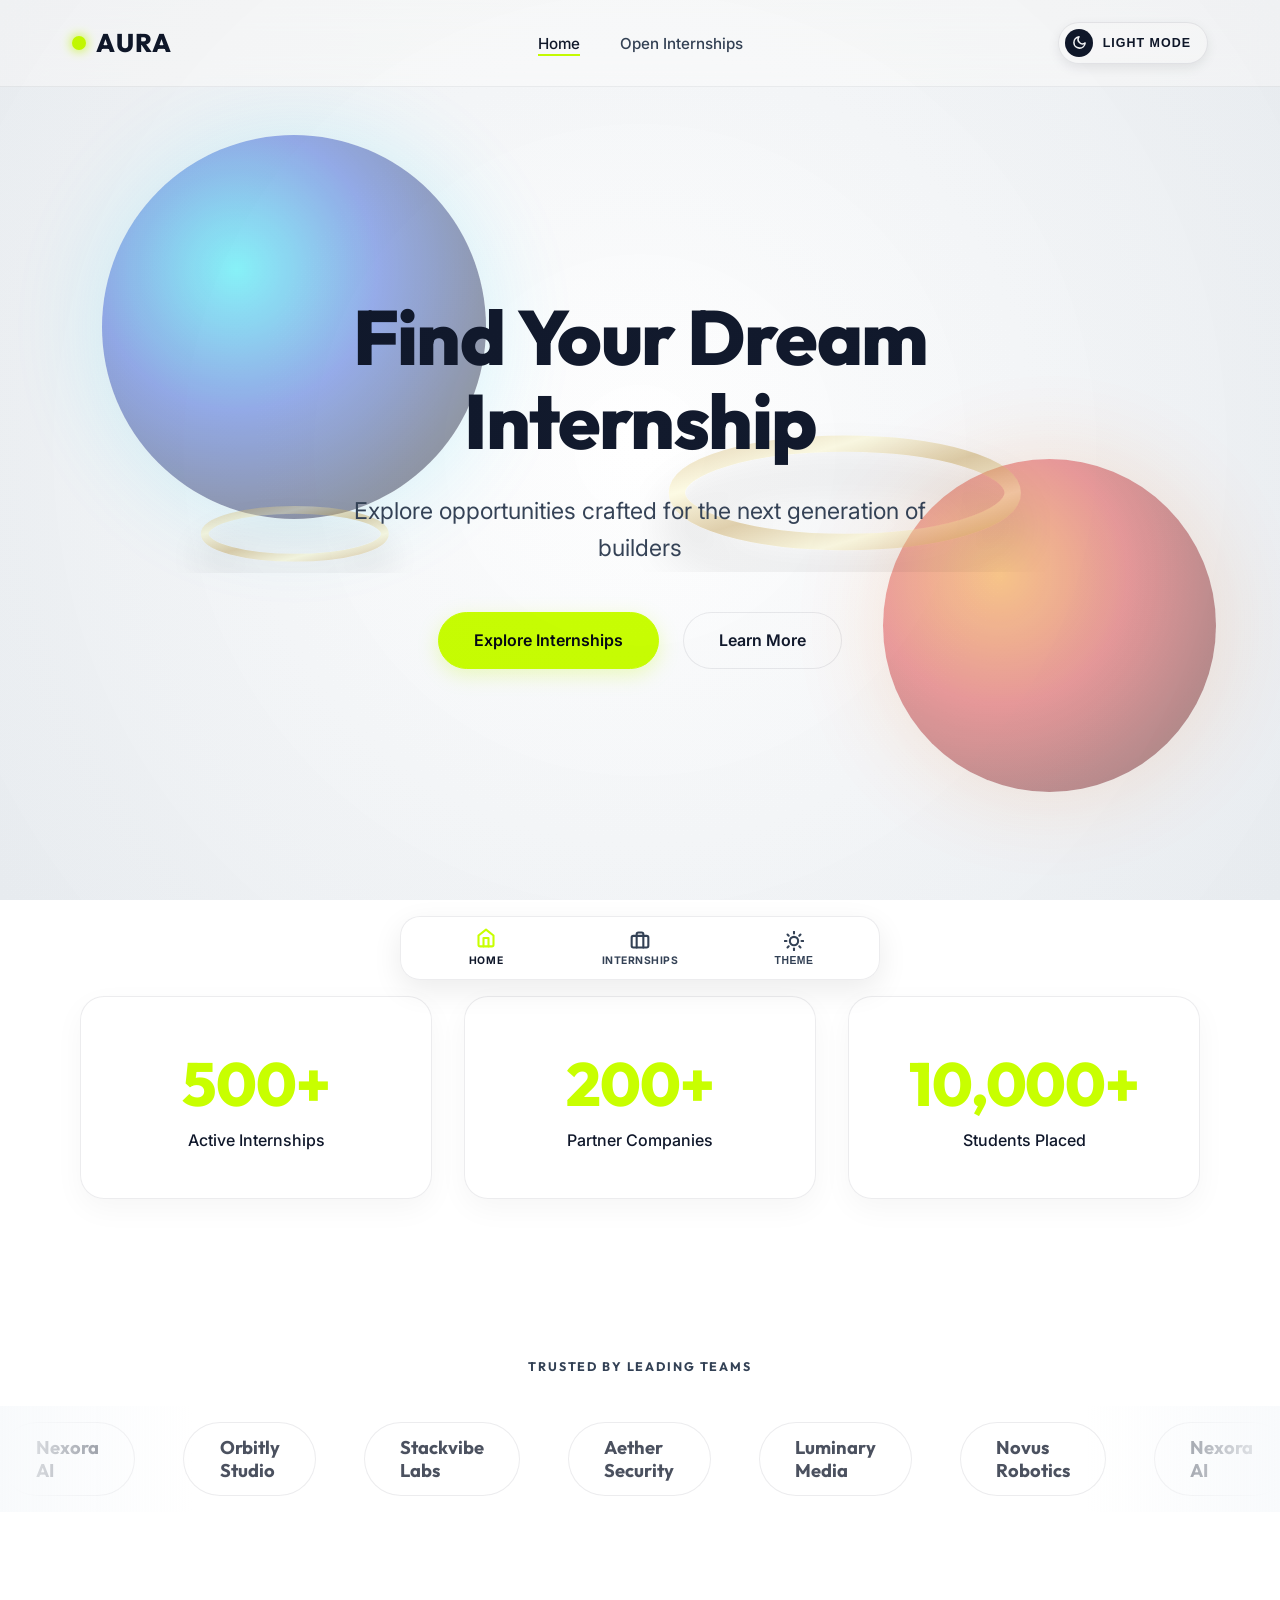
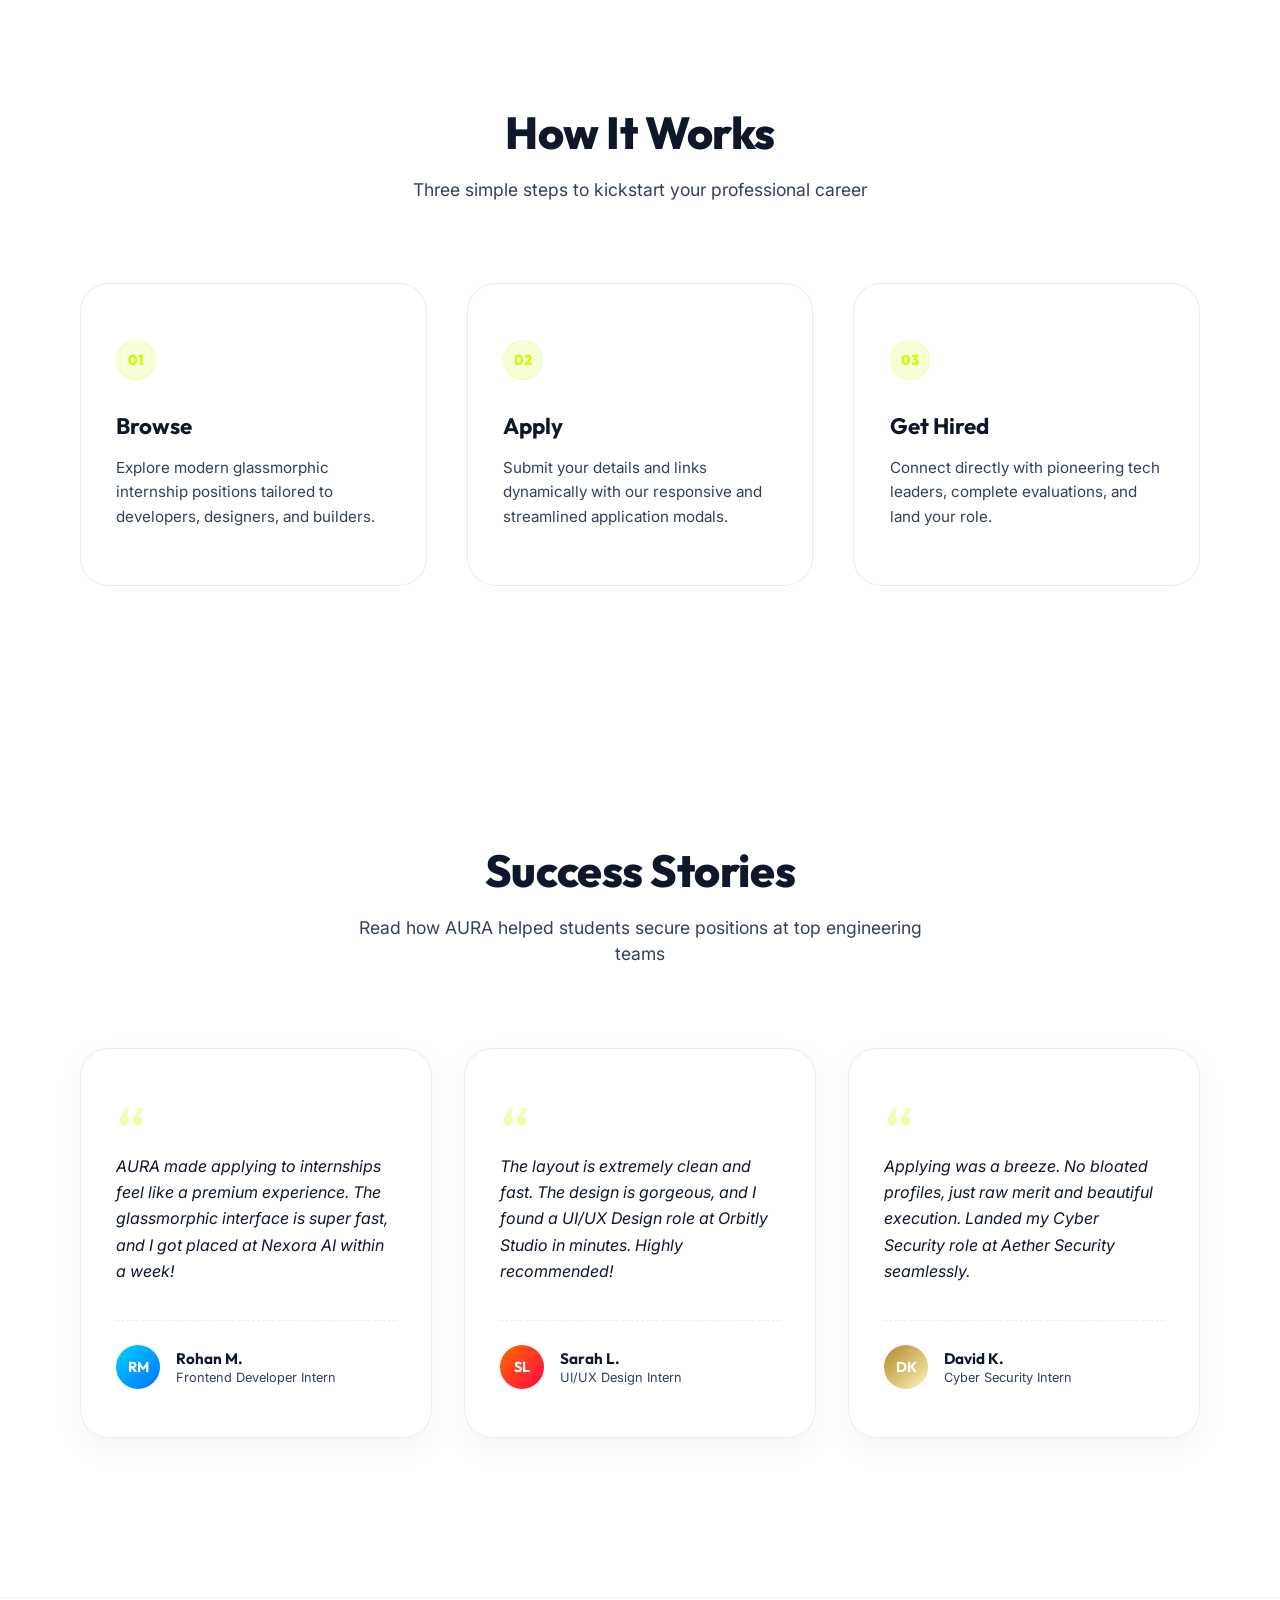
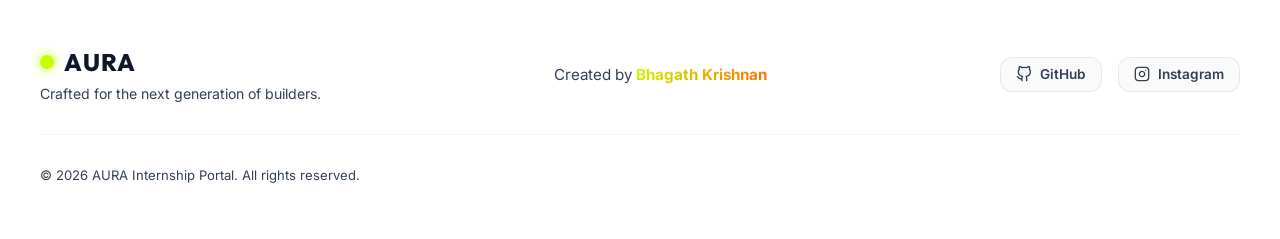
<file: index.html>
<!DOCTYPE html>
<html lang="en" data-theme="light">
<head>
  <meta charset="UTF-8">
  <meta name="viewport" content="width=device-width, initial-scale=1.0">
  <title>AURA | Find Your Dream Internship</title>
  <meta name="description" content="Explore glassmorphism internship opportunities crafted for the next generation of builders.">
  <meta name="color-scheme" content="light dark">

  <link rel="preconnect" href="https://fonts.googleapis.com">
  <link rel="preconnect" href="https://fonts.gstatic.com" crossorigin>
  <link href="https://fonts.googleapis.com/css2?family=Inter:wght@300;400;500;600;700&family=Outfit:wght@400;500;600;700;800&display=swap" rel="stylesheet">

  <script>
    let savedTheme = 'light';
    try {
      savedTheme = localStorage.getItem('theme');
      if (!savedTheme) {
        savedTheme = window.matchMedia('(prefers-color-scheme: dark)').matches ? 'dark' : 'light';
      }
    } catch (e) {}
    document.documentElement.setAttribute('data-theme', savedTheme);
  </script>

    <link rel="stylesheet" href="styles/index.css">
</head>
<body>

  <div class="background-container" aria-hidden="true">

    <video id="bg-video-dark" class="bg-video bg-video-dark" src="assets/videos/bg-dark.mp4" playsinline autoplay muted loop preload="auto"></video>
    <video id="bg-video-light" class="bg-video bg-video-light" src="assets/videos/bg-light.mp4" playsinline autoplay muted loop preload="auto"></video>

    <div class="orb-scroll-wrapper" id="scroll-blue">
      <div class="orb orb-blue"></div>
    </div>

    <div class="orb-scroll-wrapper" id="scroll-orange">
      <div class="orb orb-orange"></div>
    </div>

    <div class="orb-scroll-wrapper" id="scroll-ring-1">
      <div class="orb orb-ring-1">
        <svg viewBox="0 0 200 200" width="100%" height="100%">
          <defs>
            <linearGradient id="gold-gradient" x1="0%" y1="0%" x2="100%" y2="100%">
              <stop offset="0%" stop-color="#BF953F" />
              <stop offset="25%" stop-color="#FCF6BA" />
              <stop offset="50%" stop-color="#B38728" />
              <stop offset="75%" stop-color="#FBF5B7" />
              <stop offset="100%" stop-color="#AA771C" />
            </linearGradient>
            <filter id="ring-glow" x="-30%" y="-30%" width="160%" height="160%">
              <feDropShadow dx="0" dy="16" stdDeviation="12" flood-color="#000000" flood-opacity="0.45" />
            </filter>
          </defs>
          <ellipse cx="100" cy="100" rx="82" ry="24" stroke="url(#gold-gradient)" stroke-width="8" fill="none" filter="url(#ring-glow)" />
        </svg>
      </div>
    </div>

    <div class="orb-scroll-wrapper" id="scroll-ring-2">
      <div class="orb orb-ring-2">
        <svg viewBox="0 0 200 200" width="100%" height="100%">
          <ellipse cx="100" cy="100" rx="64" ry="17" stroke="url(#gold-gradient)" stroke-width="5.5" fill="none" filter="url(#ring-glow)" />
        </svg>
      </div>
    </div>
  </div>

  <nav class="navbar">
    <div class="nav-container">
      <a href="index.html" class="nav-logo">
        <span class="logo-orb"></span>
        AURA
      </a>
      <ul class="nav-links">
        <li><a href="#hero" class="active">Home</a></li>
        <li><a href="internships.html">Open Internships</a></li>
      </ul>
      <div class="nav-actions">
        <button class="theme-toggle" id="theme-toggle-btn" aria-label="Toggle dark/light theme">
          <div class="theme-toggle-circle">

            <svg class="theme-icon sun-icon" xmlns="http://www.w3.org/2000/svg" width="16" height="16" viewBox="0 0 24 24" fill="none" stroke="currentColor" stroke-width="2.5" stroke-linecap="round" stroke-linejoin="round">
              <circle cx="12" cy="12" r="5"/>
              <line x1="12" y1="1" x2="12" y2="3"/>
              <line x1="12" y1="21" x2="12" y2="23"/>
              <line x1="4.22" y1="4.22" x2="5.64" y2="5.64"/>
              <line x1="18.36" y1="18.36" x2="19.78" y2="19.78"/>
              <line x1="1" y1="12" x2="3" y2="12"/>
              <line x1="21" y1="12" x2="23" y2="12"/>
              <line x1="4.22" y1="19.78" x2="5.64" y2="18.36"/>
              <line x1="18.36" y1="5.64" x2="19.78" y2="4.22"/>
            </svg>

            <svg class="theme-icon moon-icon" xmlns="http://www.w3.org/2000/svg" width="15" height="15" viewBox="0 0 24 24" fill="none" stroke="currentColor" stroke-width="2.5" stroke-linecap="round" stroke-linejoin="round">
              <path d="M21 12.79A9 9 0 1 1 11.21 3 7 7 0 0 0 21 12.79z"/>
            </svg>
          </div>
          <span class="theme-text" id="theme-text-label">Dark Mode</span>
        </button>
        <!-- Hamburger Menu Button -->
        <button class="hamburger-menu" id="hamburger-btn" aria-label="Toggle Navigation Menu">
          <span class="bar"></span>
          <span class="bar"></span>
          <span class="bar"></span>
        </button>
      </div>
    </div>
  </nav>

  <section class="hero-section" id="hero">
    <div class="hero-content">

      <h1 class="hero-title" id="hero-title">Find Your Dream Internship</h1>

      <p class="hero-subtitle">
        Explore opportunities crafted for the next generation of builders
      </p>

      <div class="hero-ctas">
        <a href="internships.html" class="cta-solid">Explore Internships</a>
        <a href="#how-it-works" class="cta-glass">Learn More</a>
      </div>
    </div>

  </section>

  <!-- Social Proof / Stats Section -->
  <section class="stats-section">
    <div class="stats-container">
      <div class="stat-card scroll-reveal">
        <h2 class="stat-number">500+</h2>
        <p class="stat-label">Active Internships</p>
      </div>
      <div class="stat-card scroll-reveal">
        <h2 class="stat-number">200+</h2>
        <p class="stat-label">Partner Companies</p>
      </div>
      <div class="stat-card scroll-reveal">
        <h2 class="stat-number">10,000+</h2>
        <p class="stat-label">Students Placed</p>
      </div>
    </div>
  </section>

  <!-- Featured Companies Marquee Section -->
  <section class="companies-section">
    <h3 class="section-subtitle scroll-reveal">TRUSTED BY LEADING TEAMS</h3>
    <div class="marquee-container scroll-reveal">
      <div class="marquee-track">
        <div class="company-logo-item"><span>Nexora AI</span></div>
        <div class="company-logo-item"><span>Orbitly Studio</span></div>
        <div class="company-logo-item"><span>Stackvibe Labs</span></div>
        <div class="company-logo-item"><span>Aether Security</span></div>
        <div class="company-logo-item"><span>Luminary Media</span></div>
        <div class="company-logo-item"><span>Novus Robotics</span></div>
        <!-- Duplicate for infinite seamless scroll -->
        <div class="company-logo-item"><span>Nexora AI</span></div>
        <div class="company-logo-item"><span>Orbitly Studio</span></div>
        <div class="company-logo-item"><span>Stackvibe Labs</span></div>
        <div class="company-logo-item"><span>Aether Security</span></div>
        <div class="company-logo-item"><span>Luminary Media</span></div>
        <div class="company-logo-item"><span>Novus Robotics</span></div>
      </div>
    </div>
  </section>

  <!-- How It Works Section -->
  <section class="how-it-works-section" id="how-it-works">
    <div class="section-header scroll-reveal">
      <h2 class="section-title">How It Works</h2>
      <p class="section-description">Three simple steps to kickstart your professional career</p>
    </div>
    <div class="steps-grid">
      <div class="step-card scroll-reveal" style="--step-index: 1;">
        <div class="step-badge">01</div>
        <h3 class="step-title">Browse</h3>
        <p class="step-text">Explore modern glassmorphic internship positions tailored to developers, designers, and builders.</p>
      </div>
      <div class="step-card scroll-reveal" style="--step-index: 2;">
        <div class="step-badge">02</div>
        <h3 class="step-title">Apply</h3>
        <p class="step-text">Submit your details and links dynamically with our responsive and streamlined application modals.</p>
      </div>
      <div class="step-card scroll-reveal" style="--step-index: 3;">
        <div class="step-badge">03</div>
        <h3 class="step-title">Get Hired</h3>
        <p class="step-text">Connect directly with pioneering tech leaders, complete evaluations, and land your role.</p>
      </div>
    </div>
  </section>

  <!-- Testimonials Section -->
  <section class="testimonials-section">
    <div class="section-header scroll-reveal">
      <h2 class="section-title">Success Stories</h2>
      <p class="section-description">Read how AURA helped students secure positions at top engineering teams</p>
    </div>
    <div class="testimonials-grid">
      <div class="testimonial-card scroll-reveal">
        <div class="quote-icon">“</div>
        <p class="testimonial-text">AURA made applying to internships feel like a premium experience. The glassmorphic interface is super fast, and I got placed at Nexora AI within a week!</p>
        <div class="testimonial-author">
          <div class="author-avatar" style="background: linear-gradient(135deg, #00d2ff, #0072ff);">RM</div>
          <div>
            <h4 class="author-name">Rohan M.</h4>
            <p class="author-title">Frontend Developer Intern</p>
          </div>
        </div>
      </div>
      <div class="testimonial-card scroll-reveal">
        <div class="quote-icon">“</div>
        <p class="testimonial-text">The layout is extremely clean and fast. The design is gorgeous, and I found a UI/UX Design role at Orbitly Studio in minutes. Highly recommended!</p>
        <div class="testimonial-author">
          <div class="author-avatar" style="background: linear-gradient(135deg, #ff6b00, #ff0844);">SL</div>
          <div>
            <h4 class="author-name">Sarah L.</h4>
            <p class="author-title">UI/UX Design Intern</p>
          </div>
        </div>
      </div>
      <div class="testimonial-card scroll-reveal">
        <div class="quote-icon">“</div>
        <p class="testimonial-text">Applying was a breeze. No bloated profiles, just raw merit and beautiful execution. Landed my Cyber Security role at Aether Security seamlessly.</p>
        <div class="testimonial-author">
          <div class="author-avatar" style="background: linear-gradient(135deg, #b38728, #fbf5b7);">DK</div>
          <div>
            <h4 class="author-name">David K.</h4>
            <p class="author-title">Cyber Security Intern</p>
          </div>
        </div>
      </div>
    </div>
  </section>

  <footer class="site-footer">
    <div class="footer-container">
      <div class="footer-top">
        <div class="footer-brand">
          <a href="index.html" class="footer-logo">
            <span class="logo-orb"></span>
            AURA
          </a>
          <p class="footer-tagline">Crafted for the next generation of builders.</p>
        </div>
        <div class="footer-creator">
          <p>Created by <span class="creator-name">Bhagath Krishnan</span></p>
        </div>
        <div class="footer-links">
          <a href="https://github.com/Devincarlozz" target="_blank" rel="noopener noreferrer" class="footer-link-item" aria-label="GitHub Profile">
            <svg class="footer-icon" xmlns="http://www.w3.org/2000/svg" width="16" height="16" viewBox="0 0 24 24" fill="none" stroke="currentColor" stroke-width="2" stroke-linecap="round" stroke-linejoin="round">
              <path d="M9 19c-5 1.5-5-2.5-7-3m14 6v-3.87a3.37 3.37 0 0 0-.94-2.61c3.14-.35 6.44-1.54 6.44-7A5.44 5.44 0 0 0 20 4.77 5.07 5.07 0 0 0 19.91 1S18.73.65 16 2.48a13.38 13.38 0 0 0-7 0C6.27.65 5.09 1 5.09 1A5.07 5.07 0 0 0 5 4.77a5.44 5.44 0 0 0-1.5 3.78c0 5.42 3.3 6.61 6.44 7A3.37 3.37 0 0 0 9 18.13V22"></path>
            </svg>
            <span>GitHub</span>
          </a>
          <a href="https://instagram.com/b_k.dev" target="_blank" rel="noopener noreferrer" class="footer-link-item" aria-label="Instagram Profile">
            <svg class="footer-icon" xmlns="http://www.w3.org/2000/svg" width="16" height="16" viewBox="0 0 24 24" fill="none" stroke="currentColor" stroke-width="2" stroke-linecap="round" stroke-linejoin="round">
              <rect x="2" y="2" width="20" height="20" rx="5" ry="5"></rect>
              <path d="M16 11.37A4 4 0 1 1 12.63 8 4 4 0 0 1 16 11.37z"></path>
              <line x1="17.5" y1="6.5" x2="17.51" y2="6.5"></line>
            </svg>
            <span>Instagram</span>
          </a>
        </div>
      </div>
      <div class="footer-bottom">
        <p>© 2026 AURA Internship Portal. All rights reserved.</p>
      </div>
    </div>
  </footer>

  <div class="mobile-bottom-nav" aria-label="Mobile Navigation">
    <a href="#hero" class="mobile-nav-item active" id="mobile-nav-home">
      <svg xmlns="http://www.w3.org/2000/svg" width="20" height="20" viewBox="0 0 24 24" fill="none" stroke="currentColor" stroke-width="2.5" stroke-linecap="round" stroke-linejoin="round">
        <path d="M3 9l9-7 9 7v11a2 2 0 0 1-2 2H5a2 2 0 0 1-2-2z"/>
        <polyline points="9 22 9 12 15 12 15 22"/>
      </svg>
      <span>Home</span>
    </a>
    <a href="internships.html" class="mobile-nav-item" id="mobile-nav-jobs">
      <svg xmlns="http://www.w3.org/2000/svg" width="20" height="20" viewBox="0 0 24 24" fill="none" stroke="currentColor" stroke-width="2.5" stroke-linecap="round" stroke-linejoin="round">
        <rect x="2" y="7" width="20" height="14" rx="2" ry="2"/>
        <path d="M16 21V5a2 2 0 0 0-2-2h-4a2 2 0 0 0-2 2v16"/>
      </svg>
      <span>Internships</span>
    </a>
    <button class="mobile-nav-item" id="mobile-theme-toggle" aria-label="Toggle Theme">

      <svg class="sun-icon-mob" xmlns="http://www.w3.org/2000/svg" width="20" height="20" viewBox="0 0 24 24" fill="none" stroke="currentColor" stroke-width="2.5" stroke-linecap="round" stroke-linejoin="round">
        <circle cx="12" cy="12" r="5"/>
        <line x1="12" y1="1" x2="12" y2="3"/>
        <line x1="12" y1="21" x2="12" y2="23"/>
        <line x1="4.22" y1="4.22" x2="5.64" y2="5.64"/>
        <line x1="18.36" y1="18.36" x2="19.78" y2="19.78"/>
        <line x1="1" y1="12" x2="3" y2="12"/>
        <line x1="21" y1="12" x2="23" y2="12"/>
        <line x1="4.22" y1="19.78" x2="5.64" y2="18.36"/>
        <line x1="18.36" y1="5.64" x2="19.78" y2="4.22"/>
      </svg>

      <svg class="moon-icon-mob hidden" xmlns="http://www.w3.org/2000/svg" width="20" height="20" viewBox="0 0 24 24" fill="none" stroke="currentColor" stroke-width="2.5" stroke-linecap="round" stroke-linejoin="round">
        <path d="M21 12.79A9 9 0 1 1 11.21 3 7 7 0 0 0 21 12.79z"/>
      </svg>
      <span>Theme</span>
    </button>
  </div>

    <script defer src="scripts/index.js"></script>
</body>
</html>
</file>
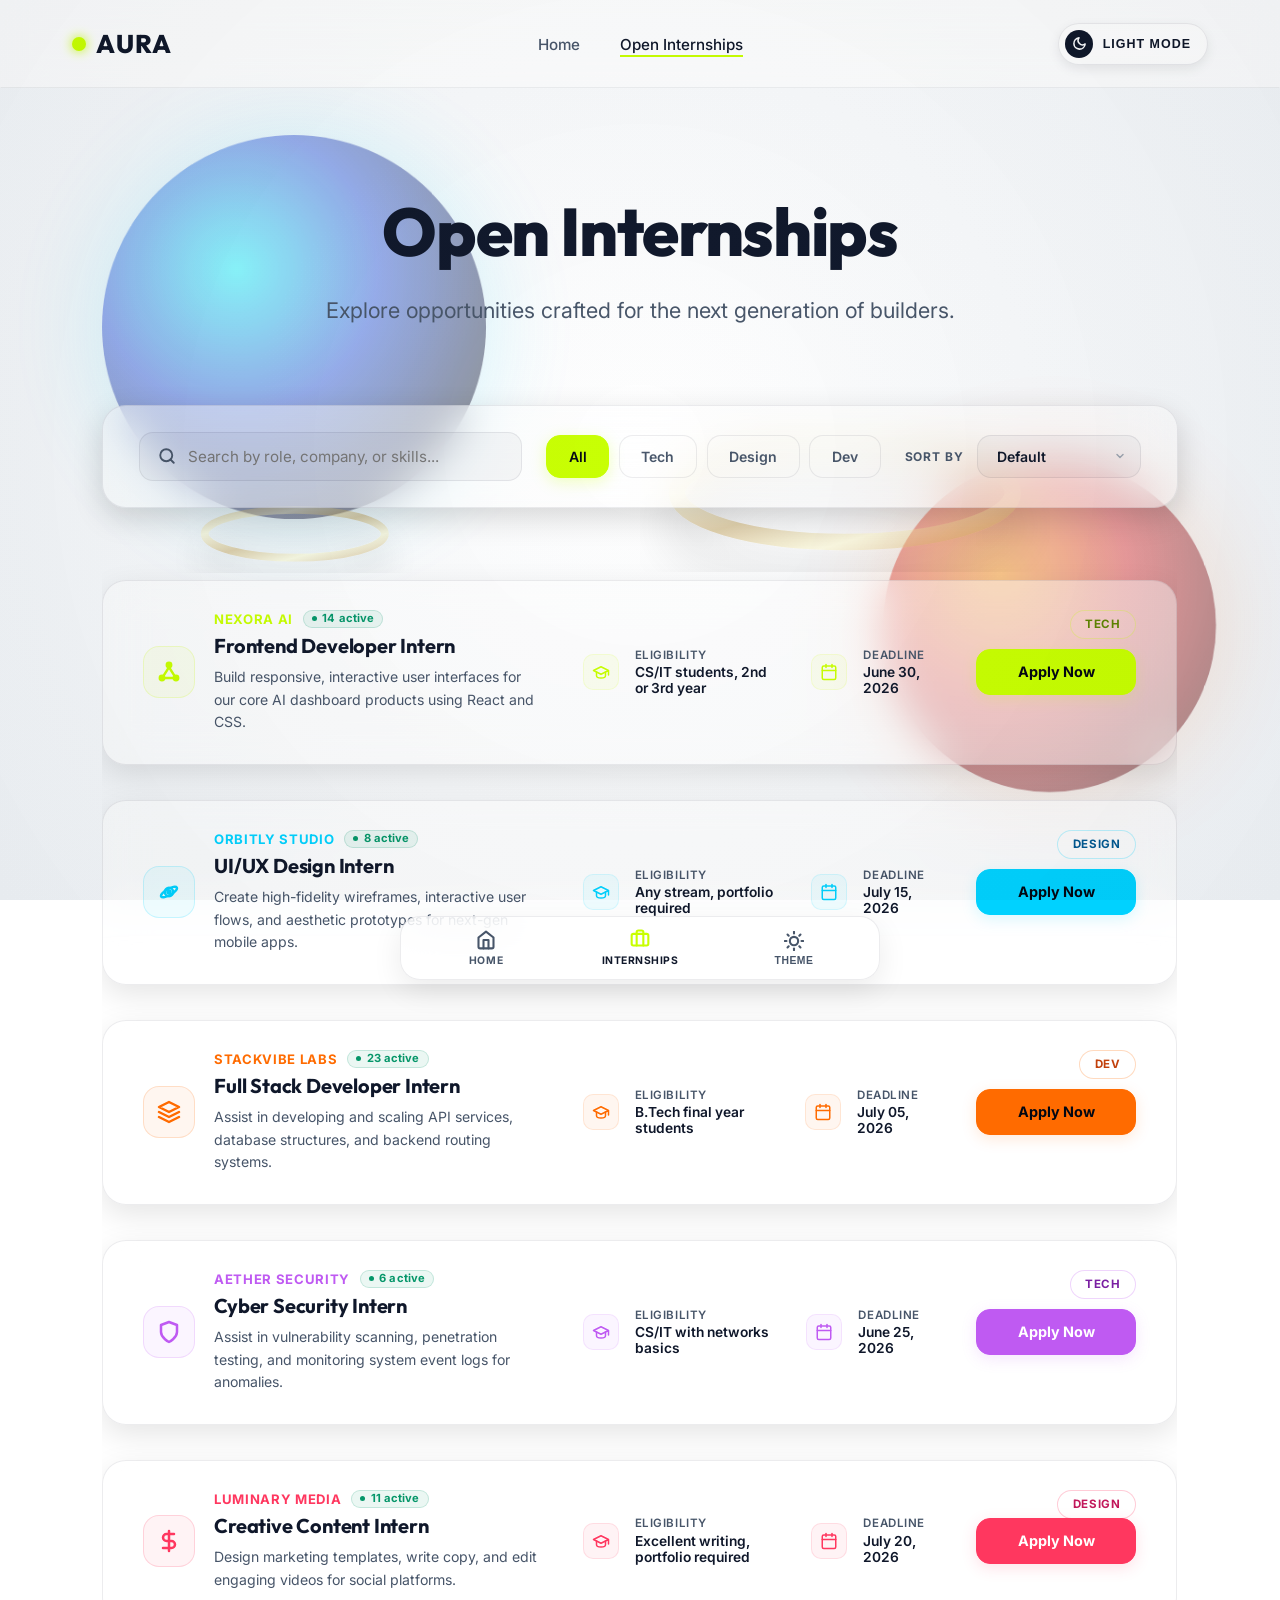
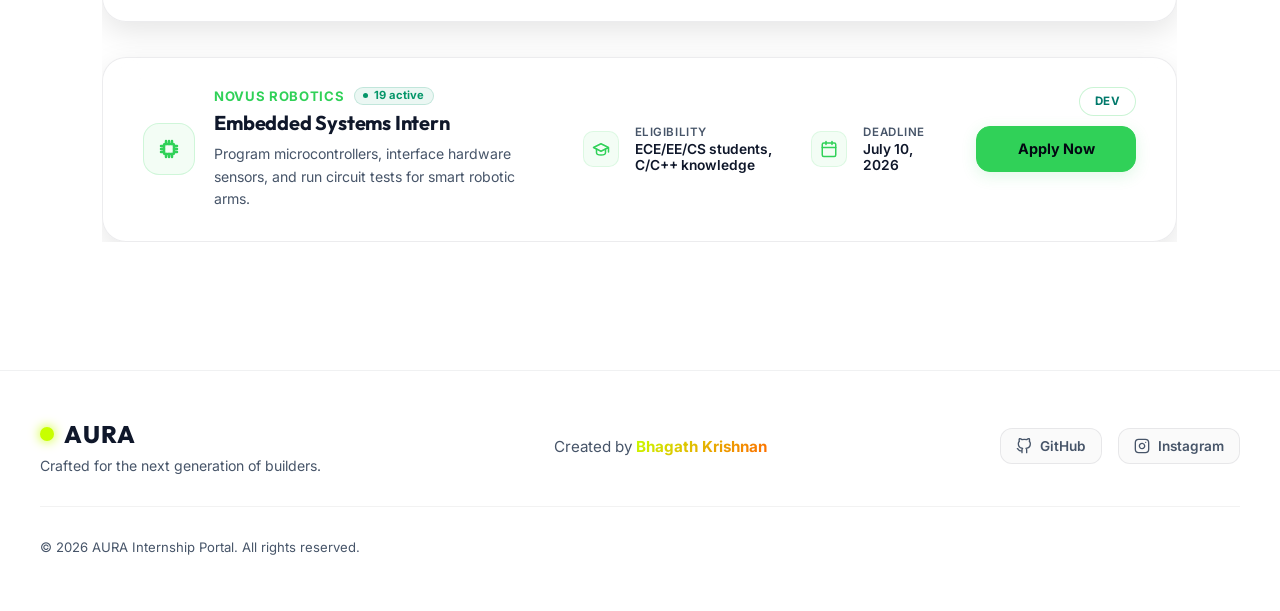
<file: internships.html>
<!DOCTYPE html>
<html lang="en" data-theme="light">

<head>
  <meta charset="UTF-8">
  <meta name="viewport" content="width=device-width, initial-scale=1.0">
  <title>AURA | Open Internships</title>
  <meta name="description"
    content="Search and apply to open internship opportunities in tech, design, and development.">
  <meta name="color-scheme" content="light dark">

  <link rel="preconnect" href="https://fonts.googleapis.com">
  <link rel="preconnect" href="https://fonts.gstatic.com" crossorigin>
  <link
    href="https://fonts.googleapis.com/css2?family=Inter:wght@300;400;500;600;700&family=Outfit:wght@400;500;600;700;800&display=swap"
    rel="stylesheet">

  <script>

    let savedTheme = 'light';
    try {
      savedTheme = localStorage.getItem('theme') || 'light';
    } catch (e) { }
    document.documentElement.setAttribute('data-theme', savedTheme);
  </script>

    <link rel="stylesheet" href="styles/internships.css">
</head>

<body>

  <div class="background-container" aria-hidden="true">

    <div class="orb-scroll-wrapper" id="scroll-blue">
      <div class="orb orb-blue"></div>
    </div>

    <div class="orb-scroll-wrapper" id="scroll-orange">
      <div class="orb orb-orange"></div>
    </div>

    <div class="orb-scroll-wrapper" id="scroll-ring-1">
      <div class="orb orb-ring-1">
        <svg viewBox="0 0 200 200" width="100%" height="100%">
          <defs>
            <linearGradient id="gold-gradient" x1="0%" y1="0%" x2="100%" y2="100%">
              <stop offset="0%" stop-color="#BF953F" />
              <stop offset="25%" stop-color="#FCF6BA" />
              <stop offset="50%" stop-color="#B38728" />
              <stop offset="75%" stop-color="#FBF5B7" />
              <stop offset="100%" stop-color="#AA771C" />
            </linearGradient>
            <filter id="ring-glow" x="-30%" y="-30%" width="160%" height="160%">
              <feDropShadow dx="0" dy="16" stdDeviation="12" flood-color="#000000" flood-opacity="0.45" />
            </filter>
          </defs>
          <ellipse cx="100" cy="100" rx="82" ry="24" stroke="url(#gold-gradient)" stroke-width="8" fill="none"
            filter="url(#ring-glow)" />
        </svg>
      </div>
    </div>

    <div class="orb-scroll-wrapper" id="scroll-ring-2">
      <div class="orb orb-ring-2">
        <svg viewBox="0 0 200 200" width="100%" height="100%">
          <ellipse cx="100" cy="100" rx="64" ry="17" stroke="url(#gold-gradient)" stroke-width="5.5" fill="none"
            filter="url(#ring-glow)" />
        </svg>
      </div>
    </div>
  </div>

  <nav class="navbar">
    <div class="nav-container">
      <a href="index.html" class="nav-logo">
        <span class="logo-orb"></span>
        AURA
      </a>
      <ul class="nav-links">
        <li><a href="index.html">Home</a></li>
        <li><a href="internships.html" class="active">Open Internships</a></li>
      </ul>
      <div class="nav-actions">
        <button class="theme-toggle" id="theme-toggle-btn" aria-label="Toggle dark/light theme">
          <div class="theme-toggle-circle">
            <svg class="theme-icon sun-icon" xmlns="http://www.w3.org/2000/svg" width="16" height="16"
              viewBox="0 0 24 24" fill="none" stroke="currentColor" stroke-width="2.5" stroke-linecap="round"
              stroke-linejoin="round">
              <circle cx="12" cy="12" r="5" />
              <line x1="12" y1="1" x2="12" y2="3" />
              <line x1="12" y1="21" x2="12" y2="23" />
              <line x1="4.22" y1="4.22" x2="5.64" y2="5.64" />
              <line x1="18.36" y1="18.36" x2="19.78" y2="19.78" />
              <line x1="1" y1="12" x2="3" y2="12" />
              <line x1="21" y1="12" x2="23" y2="12" />
              <line x1="4.22" y1="19.78" x2="5.64" y2="18.36" />
              <line x1="18.36" y1="5.64" x2="19.78" y2="4.22" />
            </svg>
            <svg class="theme-icon moon-icon" xmlns="http://www.w3.org/2000/svg" width="15" height="15"
              viewBox="0 0 24 24" fill="none" stroke="currentColor" stroke-width="2.5" stroke-linecap="round"
              stroke-linejoin="round">
              <path d="M21 12.79A9 9 0 1 1 11.21 3 7 7 0 0 0 21 12.79z" />
            </svg>
          </div>
          <span class="theme-text" id="theme-text-label">Dark Mode</span>
        </button>
      </div>
    </div>
  </nav>

  <section class="internships-header-section">
    <div class="hero-content">
      <h1 class="hero-title" id="hero-title">Open Internships</h1>
      <p class="hero-subtitle">
        Explore opportunities crafted for the next generation of builders.
      </p>
    </div>
  </section>

  <section class="listings-section" id="listings-section">

    <div class="filter-container scroll-reveal">
      <div class="search-wrapper">
        <svg class="search-icon" xmlns="http://www.w3.org/2000/svg" width="18" height="18" viewBox="0 0 24 24"
          fill="none" stroke="currentColor" stroke-width="2.5" stroke-linecap="round" stroke-linejoin="round">
          <circle cx="11" cy="11" r="8" />
          <line x1="21" y1="21" x2="16.65" y2="16.65" />
        </svg>
        <input type="text" id="search-input" placeholder="Search by role, company, or skills...">
      </div>

      <div class="filter-tabs">
        <button class="filter-tab active" data-category="all">All</button>
        <button class="filter-tab" data-category="tech">Tech</button>
        <button class="filter-tab" data-category="design">Design</button>
        <button class="filter-tab" data-category="dev">Dev</button>
      </div>

      <div class="sort-wrapper">
        <label for="sort-select">Sort By</label>
        <select id="sort-select" aria-label="Sort internships list">
          <option value="default">Default</option>
          <option value="deadline">Deadline</option>
          <option value="active">Active Postings</option>
        </select>
      </div>
    </div>

    <div class="listings-grid">

      <div class="internship-card" style="--card-accent: var(--accent-color); --card-accent-rgb: var(--accent-rgb);"
        data-id="1" data-deadline="2026-06-30" data-active="14">
        <div class="card-badge badge-accent">Tech</div>

        <div class="card-main-content">
          <div class="card-header">
            <div class="company-logo logo-accent" aria-hidden="true">
              <svg xmlns="http://www.w3.org/2000/svg" width="24" height="24" viewBox="0 0 24 24" fill="none"
                stroke="currentColor" stroke-width="2.5" stroke-linecap="round" stroke-linejoin="round">
                <circle cx="12" cy="5" r="2.2" fill="currentColor" />
                <circle cx="5" cy="18" r="2.2" fill="currentColor" />
                <circle cx="19" cy="18" r="2.2" fill="currentColor" />
                <line x1="12" y1="7.2" x2="6.5" y2="15.8" />
                <line x1="12" y1="7.2" x2="17.5" y2="15.8" />
                <line x1="7.2" y1="18" x2="16.8" y2="18" />
              </svg>
            </div>
            <div class="company-info">
              <div style="display: flex; align-items: center; gap: 0.6rem; flex-wrap: wrap;">
                <span class="company-name">Nexora AI</span>
                <div class="live-indicator">
                  <span class="live-dot"></span>
                  <span class="live-text">14 active</span>
                </div>
              </div>
              <h3 class="role-title">Frontend Developer Intern</h3>
              <p class="role-description">Build responsive, interactive user interfaces for our core AI dashboard products using React and CSS.</p>
            </div>
          </div>

          <div class="card-body">
            <div class="info-row">
              <span class="info-icon" aria-hidden="true">
                <svg xmlns="http://www.w3.org/2000/svg" width="18" height="18" viewBox="0 0 24 24" fill="none"
                  stroke="currentColor" stroke-width="2" stroke-linecap="round" stroke-linejoin="round">
                  <path d="M22 10v6M2 10l10-5 10 5-10 5z" />
                  <path d="M6 12v5c0 2 2 3 6 3s6-1 6-3v-5" />
                </svg>
              </span>
              <div class="info-content">
                <span class="info-label">Eligibility</span>
                <span class="info-value">CS/IT students, 2nd or 3rd year</span>
              </div>
            </div>

            <div class="info-row">
              <span class="info-icon" aria-hidden="true">
                <svg xmlns="http://www.w3.org/2000/svg" width="18" height="18" viewBox="0 0 24 24" fill="none"
                  stroke="currentColor" stroke-width="2" stroke-linecap="round" stroke-linejoin="round">
                  <rect x="3" y="4" width="18" height="18" rx="2" ry="2" />
                  <line x1="16" y1="2" x2="16" y2="6" />
                  <line x1="8" y1="2" x2="8" y2="6" />
                  <line x1="3" y1="10" x2="21" y2="10" />
                </svg>
              </span>
              <div class="info-content">
                <span class="info-label">Deadline</span>
                <span class="info-value">June 30, 2026</span>
              </div>
            </div>
          </div>

          <div class="card-footer">
            <button class="apply-btn btn-accent" onclick="openApplyModal('Nexora AI', 'Frontend Developer Intern', '1')">
              Apply Now
            </button>
          </div>
        </div>

        <div class="card-details-expanded">
          <div class="details-grid">
            <div class="details-col">
              <h4>Key Responsibilities</h4>
              <ul class="details-list">
                <li>Build responsive dashboards using HTML5, CSS3, and React.js.</li>
                <li>Optimize components for maximum speed and cross-browser compatibility.</li>
                <li>Collaborate with designers to translate high-fidelity Figma mockups to code.</li>
              </ul>
            </div>
            <div class="details-col">
              <h4>Required Skills</h4>
              <div class="skills-flex">
                <span class="skill-tag">React.js</span>
                <span class="skill-tag">CSS Grid/Flexbox</span>
                <span class="skill-tag">JavaScript</span>
                <span class="skill-tag">Figma</span>
              </div>
            </div>
            <div class="details-col">
              <h4>Perks & Compensation</h4>
              <ul class="details-list">
                <li>₹15,000 / month stipend</li>
                <li>Certificate of Completion & LOR</li>
                <li>Remote-first working hours</li>
              </ul>
            </div>
          </div>
        </div>
      </div>

      <div class="internship-card" style="--card-accent: var(--blue-color); --card-accent-rgb: var(--blue-rgb);"
        data-id="2" data-deadline="2026-07-15" data-active="8">
        <div class="card-badge badge-blue">Design</div>

        <div class="card-main-content">
          <div class="card-header">
            <div class="company-logo logo-blue" aria-hidden="true">
              <svg xmlns="http://www.w3.org/2000/svg" width="24" height="24" viewBox="0 0 24 24" fill="none"
                stroke="currentColor" stroke-width="2.5" stroke-linecap="round" stroke-linejoin="round">
                <circle cx="12" cy="12" r="4.2" fill="none" stroke="currentColor" />
                <ellipse cx="12" cy="12" rx="9" ry="3.2" fill="none" stroke="currentColor"
                  transform="rotate(-30 12 12)" />
                <circle cx="12" cy="12" r="1.5" fill="currentColor" />
              </svg>
            </div>
            <div class="company-info">
              <div style="display: flex; align-items: center; gap: 0.6rem; flex-wrap: wrap;">
                <span class="company-name">Orbitly Studio</span>
                <div class="live-indicator">
                  <span class="live-dot"></span>
                  <span class="live-text">8 active</span>
                </div>
              </div>
              <h3 class="role-title">UI/UX Design Intern</h3>
              <p class="role-description">Create high-fidelity wireframes, interactive user flows, and aesthetic prototypes for next-gen mobile apps.</p>
            </div>
          </div>

          <div class="card-body">
            <div class="info-row">
              <span class="info-icon" aria-hidden="true">
                <svg xmlns="http://www.w3.org/2000/svg" width="18" height="18" viewBox="0 0 24 24" fill="none"
                  stroke="currentColor" stroke-width="2" stroke-linecap="round" stroke-linejoin="round">
                  <path d="M22 10v6M2 10l10-5 10 5-10 5z" />
                  <path d="M6 12v5c0 2 2 3 6 3s6-1 6-3v-5" />
                </svg>
              </span>
              <div class="info-content">
                <span class="info-label">Eligibility</span>
                <span class="info-value">Any stream, portfolio required</span>
              </div>
            </div>

            <div class="info-row">
              <span class="info-icon" aria-hidden="true">
                <svg xmlns="http://www.w3.org/2000/svg" width="18" height="18" viewBox="0 0 24 24" fill="none"
                  stroke="currentColor" stroke-width="2" stroke-linecap="round" stroke-linejoin="round">
                  <rect x="3" y="4" width="18" height="18" rx="2" ry="2" />
                  <line x1="16" y1="2" x2="16" y2="6" />
                  <line x1="8" y1="2" x2="8" y2="6" />
                  <line x1="3" y1="10" x2="21" y2="10" />
                </svg>
              </span>
              <div class="info-content">
                <span class="info-label">Deadline</span>
                <span class="info-value">July 15, 2026</span>
              </div>
            </div>
          </div>

          <div class="card-footer">
            <button class="apply-btn btn-blue" onclick="openApplyModal('Orbitly Studio', 'UI/UX Design Intern', '2')">
              Apply Now
            </button>
          </div>
        </div>

        <div class="card-details-expanded">
          <div class="details-grid">
            <div class="details-col">
              <h4>Key Responsibilities</h4>
              <ul class="details-list">
                <li>Design intuitive, premium interfaces for iOS and Android mobile apps.</li>
                <li>Conduct user research, define user personas, and map out workflows.</li>
                <li>Iterate rapidly on interactive prototypes using Figma and Principle.</li>
              </ul>
            </div>
            <div class="details-col">
              <h4>Required Skills</h4>
              <div class="skills-flex">
                <span class="skill-tag">Figma</span>
                <span class="skill-tag">Prototyping</span>
                <span class="skill-tag">User Research</span>
                <span class="skill-tag">UI Design</span>
              </div>
            </div>
            <div class="details-col">
              <h4>Perks & Compensation</h4>
              <ul class="details-list">
                <li>₹12,000 / month stipend</li>
                <li>Direct mentorship from Senior UI/UX Lead</li>
                <li>Hybrid work setting</li>
              </ul>
            </div>
          </div>
        </div>
      </div>

      <div class="internship-card" style="--card-accent: var(--orange-color); --card-accent-rgb: var(--orange-rgb);"
        data-id="3" data-deadline="2026-07-05" data-active="23">
        <div class="card-badge badge-orange">Dev</div>

        <div class="card-main-content">
          <div class="card-header">
            <div class="company-logo logo-orange" aria-hidden="true">
              <svg xmlns="http://www.w3.org/2000/svg" width="24" height="24" viewBox="0 0 24 24" fill="none"
                stroke="currentColor" stroke-width="2.5" stroke-linecap="round" stroke-linejoin="round">
                <path d="M12 2L2 7l10 5 10-5-10-5z" fill="none" stroke="currentColor" />
                <path d="M2 17l10 5 10-5" fill="none" stroke="currentColor" />
                <path d="M2 12l10 5 10-5" fill="none" stroke="currentColor" />
              </svg>
            </div>
            <div class="company-info">
              <div style="display: flex; align-items: center; gap: 0.6rem; flex-wrap: wrap;">
                <span class="company-name">Stackvibe Labs</span>
                <div class="live-indicator">
                  <span class="live-dot"></span>
                  <span class="live-text">23 active</span>
                </div>
              </div>
              <h3 class="role-title">Full Stack Developer Intern</h3>
              <p class="role-description">Assist in developing and scaling API services, database structures, and backend routing systems.</p>
            </div>
          </div>

          <div class="card-body">
            <div class="info-row">
              <span class="info-icon" aria-hidden="true">
                <svg xmlns="http://www.w3.org/2000/svg" width="18" height="18" viewBox="0 0 24 24" fill="none"
                  stroke="currentColor" stroke-width="2" stroke-linecap="round" stroke-linejoin="round">
                  <path d="M22 10v6M2 10l10-5 10 5-10 5z" />
                  <path d="M6 12v5c0 2 2 3 6 3s6-1 6-3v-5" />
                </svg>
              </span>
              <div class="info-content">
                <span class="info-label">Eligibility</span>
                <span class="info-value">B.Tech final year students</span>
              </div>
            </div>

            <div class="info-row">
              <span class="info-icon" aria-hidden="true">
                <svg xmlns="http://www.w3.org/2000/svg" width="18" height="18" viewBox="0 0 24 24" fill="none"
                  stroke="currentColor" stroke-width="2" stroke-linecap="round" stroke-linejoin="round">
                  <rect x="3" y="4" width="18" height="18" rx="2" ry="2" />
                  <line x1="16" y1="2" x2="16" y2="6" />
                  <line x1="8" y1="2" x2="8" y2="6" />
                  <line x1="3" y1="10" x2="21" y2="10" />
                </svg>
              </span>
              <div class="info-content">
                <span class="info-label">Deadline</span>
                <span class="info-value">July 05, 2026</span>
              </div>
            </div>
          </div>

          <div class="card-footer">
            <button class="apply-btn btn-orange" onclick="openApplyModal('Stackvibe Labs', 'Full Stack Developer Intern', '3')">
              Apply Now
            </button>
          </div>
        </div>

        <div class="card-details-expanded">
          <div class="details-grid">
            <div class="details-col">
              <h4>Key Responsibilities</h4>
              <ul class="details-list">
                <li>Develop and maintain RESTful API endpoints using Node.js and Express.</li>
                <li>Build scalable data models in MongoDB and write database migrations.</li>
                <li>Implement unit testing and integrate APIs with the frontend interface.</li>
              </ul>
            </div>
            <div class="details-col">
              <h4>Required Skills</h4>
              <div class="skills-flex">
                <span class="skill-tag">Node.js</span>
                <span class="skill-tag">Express</span>
                <span class="skill-tag">MongoDB</span>
                <span class="skill-tag">REST APIs</span>
              </div>
            </div>
            <div class="details-col">
              <h4>Perks & Compensation</h4>
              <ul class="details-list">
                <li>₹18,000 / month stipend</li>
                <li>PPO offer based on performance</li>
                <li>Free access to technical training</li>
              </ul>
            </div>
          </div>
        </div>
      </div>

      <div class="internship-card" style="--card-accent: var(--purple-color); --card-accent-rgb: var(--purple-rgb);"
        data-id="4" data-deadline="2026-06-25" data-active="6">
        <div class="card-badge badge-purple">Tech</div>

        <div class="card-main-content">
          <div class="card-header">
            <div class="company-logo logo-purple" aria-hidden="true">
              <svg xmlns="http://www.w3.org/2000/svg" width="24" height="24" viewBox="0 0 24 24" fill="none"
                stroke="currentColor" stroke-width="2.5" stroke-linecap="round" stroke-linejoin="round">
                <path d="M12 22s8-4 8-10V5l-8-3-8 3v7c0 6 8 10 8 10z" />
              </svg>
            </div>
            <div class="company-info">
              <div style="display: flex; align-items: center; gap: 0.6rem; flex-wrap: wrap;">
                <span class="company-name">Aether Security</span>
                <div class="live-indicator">
                  <span class="live-dot"></span>
                  <span class="live-text">6 active</span>
                </div>
              </div>
              <h3 class="role-title">Cyber Security Intern</h3>
              <p class="role-description">Assist in vulnerability scanning, penetration testing, and monitoring system event logs for anomalies.</p>
            </div>
          </div>

          <div class="card-body">
            <div class="info-row">
              <span class="info-icon" aria-hidden="true">
                <svg xmlns="http://www.w3.org/2000/svg" width="18" height="18" viewBox="0 0 24 24" fill="none"
                  stroke="currentColor" stroke-width="2" stroke-linecap="round" stroke-linejoin="round">
                  <path d="M22 10v6M2 10l10-5 10 5-10 5z" />
                  <path d="M6 12v5c0 2 2 3 6 3s6-1 6-3v-5" />
                </svg>
              </span>
              <div class="info-content">
                <span class="info-label">Eligibility</span>
                <span class="info-value">CS/IT with networks basics</span>
              </div>
            </div>

            <div class="info-row">
              <span class="info-icon" aria-hidden="true">
                <svg xmlns="http://www.w3.org/2000/svg" width="18" height="18" viewBox="0 0 24 24" fill="none"
                  stroke="currentColor" stroke-width="2" stroke-linecap="round" stroke-linejoin="round">
                  <rect x="3" y="4" width="18" height="18" rx="2" ry="2" />
                  <line x1="16" y1="2" x2="16" y2="6" />
                  <line x1="8" y1="2" x2="8" y2="6" />
                  <line x1="3" y1="10" x2="21" y2="10" />
                </svg>
              </span>
              <div class="info-content">
                <span class="info-label">Deadline</span>
                <span class="info-value">June 25, 2026</span>
              </div>
            </div>
          </div>

          <div class="card-footer">
            <button class="apply-btn btn-purple" onclick="openApplyModal('Aether Security', 'Cyber Security Intern', '4')">
              Apply Now
            </button>
          </div>
        </div>

        <div class="card-details-expanded">
          <div class="details-grid">
            <div class="details-col">
              <h4>Key Responsibilities</h4>
              <ul class="details-list">
                <li>Perform automated scanning and manual auditing of cloud networks.</li>
                <li>Document security findings, log anomalies, and draft risk assessments.</li>
                <li>Set up intrusion detection policies and secure client firewalls.</li>
              </ul>
            </div>
            <div class="details-col">
              <h4>Required Skills</h4>
              <div class="skills-flex">
                <span class="skill-tag">Wireshark</span>
                <span class="skill-tag">Linux</span>
                <span class="skill-tag">Nmap</span>
                <span class="skill-tag">Pentesting</span>
              </div>
            </div>
            <div class="details-col">
              <h4>Perks & Compensation</h4>
              <ul class="details-list">
                <li>₹20,000 / month stipend</li>
                <li>Weekly hands-on labs</li>
                <li>100% remote working hours</li>
              </ul>
            </div>
          </div>
        </div>
      </div>

      <div class="internship-card" style="--card-accent: var(--pink-color); --card-accent-rgb: var(--pink-rgb);"
        data-id="5" data-deadline="2026-07-20" data-active="11">
        <div class="card-badge badge-pink">Design</div>

        <div class="card-main-content">
          <div class="card-header">
            <div class="company-logo logo-pink" aria-hidden="true">
              <svg xmlns="http://www.w3.org/2000/svg" width="24" height="24" viewBox="0 0 24 24" fill="none"
                stroke="currentColor" stroke-width="2.5" stroke-linecap="round" stroke-linejoin="round">
                <path d="M12 2v20M17 5H9.5a3.5 3.5 0 0 0 0 7h5a3.5 3.5 0 0 1 0 7H6" />
              </svg>
            </div>
            <div class="company-info">
              <div style="display: flex; align-items: center; gap: 0.6rem; flex-wrap: wrap;">
                <span class="company-name">Luminary Media</span>
                <div class="live-indicator">
                  <span class="live-dot"></span>
                  <span class="live-text">11 active</span>
                </div>
              </div>
              <h3 class="role-title">Creative Content Intern</h3>
              <p class="role-description">Design marketing templates, write copy, and edit engaging videos for social platforms.</p>
            </div>
          </div>

          <div class="card-body">
            <div class="info-row">
              <span class="info-icon" aria-hidden="true">
                <svg xmlns="http://www.w3.org/2000/svg" width="18" height="18" viewBox="0 0 24 24" fill="none"
                  stroke="currentColor" stroke-width="2" stroke-linecap="round" stroke-linejoin="round">
                  <path d="M22 10v6M2 10l10-5 10 5-10 5z" />
                  <path d="M6 12v5c0 2 2 3 6 3s6-1 6-3v-5" />
                </svg>
              </span>
              <div class="info-content">
                <span class="info-label">Eligibility</span>
                <span class="info-value">Excellent writing, portfolio required</span>
              </div>
            </div>

            <div class="info-row">
              <span class="info-icon" aria-hidden="true">
                <svg xmlns="http://www.w3.org/2000/svg" width="18" height="18" viewBox="0 0 24 24" fill="none"
                  stroke="currentColor" stroke-width="2" stroke-linecap="round" stroke-linejoin="round">
                  <rect x="3" y="4" width="18" height="18" rx="2" ry="2" />
                  <line x1="16" y1="2" x2="16" y2="6" />
                  <line x1="8" y1="2" x2="8" y2="6" />
                  <line x1="3" y1="10" x2="21" y2="10" />
                </svg>
              </span>
              <div class="info-content">
                <span class="info-label">Deadline</span>
                <span class="info-value">July 20, 2026</span>
              </div>
            </div>
          </div>

          <div class="card-footer">
            <button class="apply-btn btn-pink" onclick="openApplyModal('Luminary Media', 'Creative Content Intern', '5')">
              Apply Now
            </button>
          </div>
        </div>

        <div class="card-details-expanded">
          <div class="details-grid">
            <div class="details-col">
              <h4>Key Responsibilities</h4>
              <ul class="details-list">
                <li>Craft high-quality written copy for tech blogs and social newsletters.</li>
                <li>Create digital assets and graphic layouts using Illustrator/Photoshop.</li>
                <li>Script, film, and edit engaging videos for digital media.</li>
              </ul>
            </div>
            <div class="details-col">
              <h4>Required Skills</h4>
              <div class="skills-flex">
                <span class="skill-tag">Copywriting</span>
                <span class="skill-tag">Premiere Pro</span>
                <span class="skill-tag">Illustrator</span>
                <span class="skill-tag">Analytics</span>
              </div>
            </div>
            <div class="details-col">
              <h4>Perks & Compensation</h4>
              <ul class="details-list">
                <li>₹10,000 / month stipend</li>
                <li>Flexible schedules & hours</li>
                <li>Creative tool subscriptions</li>
              </ul>
            </div>
          </div>
        </div>
      </div>

      <div class="internship-card" style="--card-accent: var(--teal-color); --card-accent-rgb: var(--teal-rgb);"
        data-id="6" data-deadline="2026-07-10" data-active="19">
        <div class="card-badge badge-teal">Dev</div>

        <div class="card-main-content">
          <div class="card-header">
            <div class="company-logo logo-teal" aria-hidden="true">
              <svg xmlns="http://www.w3.org/2000/svg" width="24" height="24" viewBox="0 0 24 24" fill="none"
                stroke="currentColor" stroke-width="2.5" stroke-linecap="round" stroke-linejoin="round">
                <rect x="7" y="7" width="10" height="10" rx="1" />
                <path d="M9 7V4M12 7V4M15 7V4" />
                <path d="M9 20v-3M12 20v-3M15 20v-3" />
                <path d="M7 9H4M7 12H4M7 15H4" />
                <path d="M20 9h-3M20 12h-3M20 15h-3" />
              </svg>
            </div>
            <div class="company-info">
              <div style="display: flex; align-items: center; gap: 0.6rem; flex-wrap: wrap;">
                <span class="company-name">Novus Robotics</span>
                <div class="live-indicator">
                  <span class="live-dot"></span>
                  <span class="live-text">19 active</span>
                </div>
              </div>
              <h3 class="role-title">Embedded Systems Intern</h3>
              <p class="role-description">Program microcontrollers, interface hardware sensors, and run circuit tests for smart robotic arms.</p>
            </div>
          </div>

          <div class="card-body">
            <div class="info-row">
              <span class="info-icon" aria-hidden="true">
                <svg xmlns="http://www.w3.org/2000/svg" width="18" height="18" viewBox="0 0 24 24" fill="none"
                  stroke="currentColor" stroke-width="2" stroke-linecap="round" stroke-linejoin="round">
                  <path d="M22 10v6M2 10l10-5 10 5-10 5z" />
                  <path d="M6 12v5c0 2 2 3 6 3s6-1 6-3v-5" />
                </svg>
              </span>
              <div class="info-content">
                <span class="info-label">Eligibility</span>
                <span class="info-value">ECE/EE/CS students, C/C++ knowledge</span>
              </div>
            </div>

            <div class="info-row">
              <span class="info-icon" aria-hidden="true">
                <svg xmlns="http://www.w3.org/2000/svg" width="18" height="18" viewBox="0 0 24 24" fill="none"
                  stroke="currentColor" stroke-width="2" stroke-linecap="round" stroke-linejoin="round">
                  <rect x="3" y="4" width="18" height="18" rx="2" ry="2" />
                  <line x1="16" y1="2" x2="16" y2="6" />
                  <line x1="8" y1="2" x2="8" y2="6" />
                  <line x1="3" y1="10" x2="21" y2="10" />
                </svg>
              </span>
              <div class="info-content">
                <span class="info-label">Deadline</span>
                <span class="info-value">July 10, 2026</span>
              </div>
            </div>
          </div>

          <div class="card-footer">
            <button class="apply-btn btn-teal" onclick="openApplyModal('Novus Robotics', 'Embedded Systems Intern', '6')">
              Apply Now
            </button>
          </div>
        </div>

        <div class="card-details-expanded">
          <div class="details-grid">
            <div class="details-col">
              <h4>Key Responsibilities</h4>
              <ul class="details-list">
                <li>Program microcontrollers (ESP32/Arduino) in C/C++ environments.</li>
                <li>Interface sensors, motor drivers, and actuators with microcontrollers.</li>
                <li>Debug circuit assemblies using digital scopes and analyzers.</li>
              </ul>
            </div>
            <div class="details-col">
              <h4>Required Skills</h4>
              <div class="skills-flex">
                <span class="skill-tag">C/C++</span>
                <span class="skill-tag">ESP32</span>
                <span class="skill-tag">Arduino</span>
                <span class="skill-tag">PCB Debugging</span>
              </div>
            </div>
            <div class="details-col">
              <h4>Perks & Compensation</h4>
              <ul class="details-list">
                <li>₹16,000 / month stipend</li>
                <li>Hands-on testing hardware labs</li>
                <li>Free lunch in office cafeteria</li>
              </ul>
            </div>
          </div>
        </div>
      </div>

    </div>
  </section>

  <div class="modal-overlay" id="apply-modal" onclick="handleOverlayClick(event)" aria-modal="true" role="dialog">
    <div class="modal-content">
      <button class="modal-close-btn" onclick="closeApplyModal()" aria-label="Close form">
        <svg xmlns="http://www.w3.org/2000/svg" width="20" height="20" viewBox="0 0 24 24" fill="none"
          stroke="currentColor" stroke-width="2.5" stroke-linecap="round" stroke-linejoin="round">
          <line x1="18" y1="6" x2="6" y2="18" />
          <line x1="6" y1="6" x2="18" y2="18" />
        </svg>
      </button>

      <div id="modal-form-container">
        <h3 class="modal-title">Apply to <span id="modal-company-name"></span></h3>
        <p class="modal-subtitle">Role: <span id="modal-role-title"></span></p>

        <form id="application-form" onsubmit="handleFormSubmit(event)">
          <div class="input-group">
            <label class="input-label" for="applicant-name">Full Name</label>
            <input class="input-field" type="text" id="applicant-name" required placeholder="John Doe">
          </div>

          <div class="input-group">
            <label class="input-label" for="applicant-email">Email Address</label>
            <input class="input-field" type="email" id="applicant-email" required placeholder="john.doe@example.com">
          </div>

          <div class="input-group">
            <label class="input-label" for="applicant-resume">Resume/Portfolio Link</label>
            <input class="input-field" type="url" id="applicant-resume" required
              placeholder="https://myportfolio.com or GDrive link">
          </div>

          <button type="submit" class="modal-submit-btn" id="modal-submit-btn">
            <span>Submit Application</span>
          </button>
        </form>
      </div>

      <div id="modal-success-container" class="hidden">
        <div class="success-message">
          <svg class="checkmark-svg" xmlns="http://www.w3.org/2000/svg" viewBox="0 0 52 52">
            <circle class="checkmark-circle" cx="26" cy="26" r="25" fill="none" />
            <path class="checkmark-check" fill="none" d="M14.1 27.2l7.1 7.2 16.7-16.8" />
          </svg>
          <h3 class="success-title">Application Sent!</h3>
          <p class="success-desc">
            Thank you, <span id="success-name"></span>. Your application for the <strong><span
                id="success-role"></span></strong> internship at <strong><span id="success-company"></span></strong> has
            been submitted.
          </p>
        </div>
      </div>
    </div>
  </div>

  <footer class="site-footer">
    <div class="footer-container">
      <div class="footer-top">
        <div class="footer-brand">
          <a href="index.html" class="footer-logo">
            <span class="logo-orb"></span>
            AURA
          </a>
          <p class="footer-tagline">Crafted for the next generation of builders.</p>
        </div>
        <div class="footer-creator">
          <p>Created by <span class="creator-name">Bhagath Krishnan</span></p>
        </div>
        <div class="footer-links">
          <a href="https://github.com/Devincarlozz" target="_blank" rel="noopener noreferrer" class="footer-link-item" aria-label="GitHub Profile">
            <svg class="footer-icon" xmlns="http://www.w3.org/2000/svg" width="16" height="16" viewBox="0 0 24 24" fill="none" stroke="currentColor" stroke-width="2" stroke-linecap="round" stroke-linejoin="round">
              <path d="M9 19c-5 1.5-5-2.5-7-3m14 6v-3.87a3.37 3.37 0 0 0-.94-2.61c3.14-.35 6.44-1.54 6.44-7A5.44 5.44 0 0 0 20 4.77 5.07 5.07 0 0 0 19.91 1S18.73.65 16 2.48a13.38 13.38 0 0 0-7 0C6.27.65 5.09 1 5.09 1A5.07 5.07 0 0 0 5 4.77a5.44 5.44 0 0 0-1.5 3.78c0 5.42 3.3 6.61 6.44 7A3.37 3.37 0 0 0 9 18.13V22"></path>
            </svg>
            <span>GitHub</span>
          </a>
          <a href="https://instagram.com/b_k.dev" target="_blank" rel="noopener noreferrer" class="footer-link-item" aria-label="Instagram Profile">
            <svg class="footer-icon" xmlns="http://www.w3.org/2000/svg" width="16" height="16" viewBox="0 0 24 24" fill="none" stroke="currentColor" stroke-width="2" stroke-linecap="round" stroke-linejoin="round">
              <rect x="2" y="2" width="20" height="20" rx="5" ry="5"></rect>
              <path d="M16 11.37A4 4 0 1 1 12.63 8 4 4 0 0 1 16 11.37z"></path>
              <line x1="17.5" y1="6.5" x2="17.51" y2="6.5"></line>
            </svg>
            <span>Instagram</span>
          </a>
        </div>
      </div>
      <div class="footer-bottom">
        <p>© 2026 AURA Internship Portal. All rights reserved.</p>
      </div>
    </div>
  </footer>

  <div class="mobile-bottom-nav" aria-label="Mobile Navigation">
    <a href="index.html" class="mobile-nav-item" id="mobile-nav-home">
      <svg xmlns="http://www.w3.org/2000/svg" width="20" height="20" viewBox="0 0 24 24" fill="none"
        stroke="currentColor" stroke-width="2.5" stroke-linecap="round" stroke-linejoin="round">
        <path d="M3 9l9-7 9 7v11a2 2 0 0 1-2 2H5a2 2 0 0 1-2-2z" />
        <polyline points="9 22 9 12 15 12 15 22" />
      </svg>
      <span>Home</span>
    </a>
    <a href="#listings-section" class="mobile-nav-item active" id="mobile-nav-jobs">
      <svg xmlns="http://www.w3.org/2000/svg" width="20" height="20" viewBox="0 0 24 24" fill="none"
        stroke="currentColor" stroke-width="2.5" stroke-linecap="round" stroke-linejoin="round">
        <rect x="2" y="7" width="20" height="14" rx="2" ry="2" />
        <path d="M16 21V5a2 2 0 0 0-2-2h-4a2 2 0 0 0-2 2v16" />
      </svg>
      <span>Internships</span>
    </a>
    <button class="mobile-nav-item" id="mobile-theme-toggle" aria-label="Toggle Theme">
      <svg class="sun-icon-mob" xmlns="http://www.w3.org/2000/svg" width="20" height="20" viewBox="0 0 24 24"
        fill="none" stroke="currentColor" stroke-width="2.5" stroke-linecap="round" stroke-linejoin="round">
        <circle cx="12" cy="12" r="5" />
        <line x1="12" y1="1" x2="12" y2="3" />
        <line x1="12" y1="21" x2="12" y2="23" />
        <line x1="4.22" y1="4.22" x2="5.64" y2="5.64" />
        <line x1="18.36" y1="18.36" x2="19.78" y2="19.78" />
        <line x1="1" y1="12" x2="3" y2="12" />
        <line x1="21" y1="12" x2="23" y2="12" />
        <line x1="4.22" y1="19.78" x2="5.64" y2="18.36" />
        <line x1="18.36" y1="5.64" x2="19.78" y2="4.22" />
      </svg>
      <svg class="moon-icon-mob hidden" xmlns="http://www.w3.org/2000/svg" width="20" height="20" viewBox="0 0 24 24"
        fill="none" stroke="currentColor" stroke-width="2.5" stroke-linecap="round" stroke-linejoin="round">
        <path d="M21 12.79A9 9 0 1 1 11.21 3 7 7 0 0 0 21 12.79z" />
      </svg>
      <span>Theme</span>
    </button>
  </div>

    <script defer src="scripts/internships.js"></script>
</body>

</html>
</file>
<file: styles/index.css>
:root {
  --font-primary: 'Inter', sans-serif;
  --font-display: 'Outfit', sans-serif;
  --accent-color: #c8ff00;
  --accent-rgb: 200, 255, 0;
  --blue-color: #00d2ff;
  --blue-rgb: 0, 210, 255;
  --orange-color: #ff6b00;
  --orange-rgb: 255, 107, 0;
  --bg-color: #030712;
  --bg-gradient: radial-gradient(circle at 50% 50%, #0b0f19 0%, #030712 100%);
  --text-color: #f3f4f6;
  --text-muted: #d1d5db;
  --text-inverse: #030712;
  --card-border: rgba(255, 255, 255, 0.08);
  --navbar-bg: rgba(3, 7, 18, 0.5);
  --navbar-border: rgba(255, 255, 255, 0.06);
  --orb-opacity: 0.7;
  --orb-ring-opacity: 0.55;
}

[data-theme="light"] {
  --bg-color: #f8fafc;
  --bg-gradient: radial-gradient(circle at 50% 50%, #ffffff 0%, #f1f5f9 100%);
  --text-color: #0f172a;
  --text-muted: #334155;
  --text-inverse: #ffffff;
  --card-border: rgba(15, 23, 42, 0.08);
  --navbar-bg: rgba(255, 255, 255, 0.6);
  --navbar-border: rgba(15, 23, 42, 0.06);
  --orb-opacity: 0.45;
  --orb-ring-opacity: 0.38;
}

* {
  box-sizing: border-box;
  margin: 0;
  padding: 0;
}

html {
  scroll-behavior: smooth;
}

body {
  font-family: var(--font-primary);
  color: var(--text-color);
  min-height: 100vh;
  overflow-x: hidden;
  position: relative;
}

body, 
.navbar, 
.navbar a,
.logo-orb,
.nav-logo,
.theme-toggle,
.site-footer {
  transition: background 0.4s cubic-bezier(0.4, 0, 0.2, 1), 
              background-color 0.4s cubic-bezier(0.4, 0, 0.2, 1),
              border-color 0.4s cubic-bezier(0.4, 0, 0.2, 1), 
              color 0.4s cubic-bezier(0.4, 0, 0.2, 1), 
              box-shadow 0.4s cubic-bezier(0.4, 0, 0.2, 1), 
              backdrop-filter 0.4s cubic-bezier(0.4, 0, 0.2, 1),
              opacity 0.4s cubic-bezier(0.4, 0, 0.2, 1);
}

body::before {
  content: '';
  position: fixed;
  top: 0;
  left: 0;
  width: 100vw;
  height: 100vh;
  background: var(--bg-gradient);
  z-index: -10;
  pointer-events: none;
}

body::after {
  content: "";
  position: fixed;
  top: 0;
  left: 0;
  width: 100vw;
  height: 100vh;
  pointer-events: none;
  z-index: 999;
  background: radial-gradient(circle at 50% 50%, rgba(255, 255, 255, 0.015) 0%, rgba(0, 0, 0, 0.04) 100%);
}

.background-container {
  position: fixed;
  top: 0;
  left: 0;
  width: 100%;
  height: 100%;
  z-index: -2;
  overflow: hidden;
  pointer-events: none;
}

.orb-scroll-wrapper {
  position: absolute;
  width: 100%;
  height: 100%;
  top: 0;
  left: 0;
  pointer-events: none;
  will-change: transform;
  transition: transform 0.15s cubic-bezier(0.25, 1, 0.5, 1);
  display: none;
}

.bg-video {
  position: fixed;
  top: -10%;
  left: 0;
  width: 100%;
  height: 120%;
  object-fit: cover;
  opacity: 1;
  z-index: -2;
  pointer-events: none;
  display: none;
  will-change: transform, opacity, filter;
}

.video-blocked .orb-scroll-wrapper {
  display: block;
}

.video-blocked .bg-video {
  display: none !important;
}

[data-theme="dark"] .bg-video-dark {
  display: block;
}

[data-theme="light"] .bg-video-light {
  display: block;
}

.orb {
  position: absolute;
  border-radius: 50%;
  will-change: transform;
}

.orb-blue {
  top: 15%;
  left: 8%;
  width: clamp(250px, 30vw, 500px);
  height: clamp(250px, 30vw, 500px);
  background: radial-gradient(circle at 35% 35%, #00f2fe 0%, #1d4ed8 40%, #0c1b40 75%, #000000 100%);
  box-shadow: 0 0 100px rgba(0, 210, 255, 0.35);
  animation: float-blue 22s ease-in-out infinite alternate;
  opacity: var(--orb-opacity);
}

.orb-orange {
  bottom: 12%;
  right: 5%;
  width: clamp(220px, 26vw, 440px);
  height: clamp(220px, 26vw, 440px);
  background: radial-gradient(circle at 35% 35%, #ff8a00 0%, #dc2626 42%, #6f0b0b 78%, #000000 100%);
  box-shadow: 0 0 100px rgba(255, 107, 0, 0.35);
  animation: float-orange 26s ease-in-out infinite alternate;
  opacity: var(--orb-opacity);
}

.orb-ring-1 {
  top: 32%;
  right: 18%;
  width: clamp(260px, 32vw, 480px);
  height: clamp(260px, 32vw, 480px);
  opacity: var(--orb-ring-opacity);
  animation: float-ring-1 28s linear infinite;
  transform-style: preserve-3d;
}

.orb-ring-2 {
  bottom: 25%;
  left: 12%;
  width: clamp(180px, 22vw, 340px);
  height: clamp(180px, 22vw, 340px);
  opacity: var(--orb-ring-opacity);
  animation: float-ring-2 22s linear infinite;
  transform-style: preserve-3d;
}

@keyframes float-blue {
  0% { transform: translate(0, 0) scale(1); }
  50% { transform: translate(5vw, -6vh) scale(1.06); }
  100% { transform: translate(-3vw, 4vh) scale(0.96); }
}

@keyframes float-orange {
  0% { transform: translate(0, 0) scale(0.95); }
  50% { transform: translate(-6vw, 5vh) scale(1.08); }
  100% { transform: translate(2vw, -4vh) scale(1); }
}

@keyframes float-ring-1 {
  0% { transform: translate(0, 0) rotate(0deg) rotateX(45deg); }
  50% { transform: translate(4vw, -3vh) rotate(180deg) rotateX(55deg); }
  100% { transform: translate(0, 0) rotate(360deg) rotateX(45deg); }
}

@keyframes float-ring-2 {
  0% { transform: translate(0, 0) rotate(60deg) rotateY(30deg); }
  50% { transform: translate(-4vw, 4vh) rotate(-120deg) rotateY(45deg); }
  100% { transform: translate(0, 0) rotate(-300deg) rotateY(30deg); }
}

.navbar {
  position: fixed;
  top: 0;
  left: 50%;
  transform: translateX(-50%);
  width: 100%;
  z-index: 100;
  background: var(--navbar-bg);
  border-bottom: 1px solid var(--navbar-border);
  backdrop-filter: blur(20px);
  -webkit-backdrop-filter: blur(20px);
  transition: all 0.4s cubic-bezier(0.16, 1, 0.3, 1);
}

.navbar.nav-scrolled {
  top: 15px;
  width: 90%;
  max-width: 1200px;
  border: 1px solid var(--navbar-border);
  border-radius: 20px;
  box-shadow: 0 15px 30px rgba(0, 0, 0, 0.25);
  background: rgba(10, 15, 30, 0.75);
}

[data-theme="light"] .navbar.nav-scrolled {
  background: rgba(255, 255, 255, 0.75);
  box-shadow: 0 15px 30px rgba(0, 0, 0, 0.08);
}

.nav-container {
  max-width: 1200px;
  margin: 0 auto;
  padding: clamp(1rem, 2vw, 1.4rem) 2rem;
  display: grid;
  grid-template-columns: 1fr auto 1fr;
  align-items: center;
  transition: padding 0.4s ease;
}

.navbar.nav-scrolled .nav-container {
  padding: 0.7rem 2rem;
}

.nav-logo {
  font-family: var(--font-display);
  font-weight: 800;
  font-size: 1.6rem;
  color: var(--text-color);
  text-decoration: none;
  display: flex;
  align-items: center;
  gap: 0.6rem;
  letter-spacing: 0.05em;
  justify-self: start;
}

.logo-orb {
  width: 14px;
  height: 14px;
  border-radius: 50%;
  background: var(--accent-color);
  box-shadow: 0 0 12px var(--accent-color);
}

.nav-links {
  display: flex;
  list-style: none;
  gap: 2.5rem;
  margin: 0;
  padding: 0;
  justify-self: center;
}

.nav-links a {
  color: var(--text-muted);
  text-decoration: none;
  font-weight: 500;
  font-size: 0.95rem;
  position: relative;
  padding: 0.2rem 0;
}

.nav-links a::after {
  content: '';
  position: absolute;
  bottom: 0;
  left: 0;
  width: 0;
  height: 2px;
  background: var(--accent-color);
  transition: width 0.3s ease;
}

.nav-links a:hover, .nav-links a.active {
  color: var(--text-color);
}

.nav-links a:hover::after, .nav-links a.active::after {
  width: 100%;
}

.nav-actions {
  display: flex;
  align-items: center;
  justify-self: end;
}

.theme-toggle {
  background: rgba(255, 255, 255, 0.05);
  border: 1px solid var(--card-border);
  padding: 0.35rem 1rem 0.35rem 0.4rem;
  border-radius: 30px;
  cursor: pointer;
  display: flex;
  align-items: center;
  gap: 0.6rem;
  color: var(--text-color);
  box-shadow: 0 4px 12px rgba(0, 0, 0, 0.08);
  position: relative;
  overflow: hidden;
  backdrop-filter: blur(5px);
  -webkit-backdrop-filter: blur(5px);
  outline: none;
}

.theme-toggle:hover {
  background: rgba(255, 255, 255, 0.1);
  border-color: rgba(var(--accent-rgb), 0.35);
  transform: scale(1.03);
}

.theme-toggle-circle {
  width: 28px;
  height: 28px;
  border-radius: 50%;
  background: var(--text-color);
  color: var(--bg-color);
  display: flex;
  align-items: center;
  justify-content: center;
  position: relative;
  transition: background 0.4s ease, color 0.4s ease;
}

.theme-text {
  font-size: 0.78rem;
  font-weight: 700;
  text-transform: uppercase;
  letter-spacing: 0.08em;
  pointer-events: none;
}

.theme-icon {
  position: absolute;
  transition: transform 0.5s cubic-bezier(0.16, 1, 0.3, 1), opacity 0.4s ease;
}

.sun-icon {
  opacity: 1;
  transform: rotate(0) scale(1);
}

.moon-icon {
  opacity: 0;
  transform: rotate(90deg) scale(0);
}

[data-theme="light"] .sun-icon {
  opacity: 0;
  transform: rotate(-90deg) scale(0);
}

[data-theme="light"] .moon-icon {
  opacity: 1;
  transform: rotate(0) scale(1);
}

.hero-section {
  min-height: 100vh;
  display: flex;
  flex-direction: column;
  justify-content: center;
  align-items: center;
  text-align: center;
  padding: 8rem 2rem 4rem 2rem;
  box-sizing: border-box;
  position: relative;
}

.hero-content {
  max-width: 850px;
  z-index: 10;
}

.hero-title {
  font-family: var(--font-display);
  font-size: clamp(2.6rem, 7vw, 4.8rem);
  font-weight: 800;
  line-height: 1.1;
  margin: 0;
  color: var(--text-color);
  letter-spacing: -0.02em;
}

.word-fade {
  display: inline-block;
  opacity: 0;
  transform: translateY(30px);
  animation: wordFadeUp 0.8s cubic-bezier(0.16, 1, 0.3, 1) forwards;
  animation-delay: calc(var(--word-index) * 0.15s);
}

@keyframes wordFadeUp {
  to {
    opacity: 1;
    transform: translateY(0);
  }
}

.hero-subtitle {
  font-size: clamp(1.1rem, 2.5vw, 1.45rem);
  color: var(--text-muted);
  max-width: 650px;
  margin: 1.8rem auto 0 auto;
  line-height: 1.6;
  opacity: 0;
  transform: translateY(20px);
  animation: slideUpFade 1s cubic-bezier(0.16, 1, 0.3, 1) 0.8s forwards;
}

.hero-ctas {
  display: flex;
  gap: 1.5rem;
  justify-content: center;
  margin-top: 2.8rem;
  flex-wrap: wrap;
  opacity: 0;
  transform: translateY(20px);
  animation: slideUpFade 1s cubic-bezier(0.16, 1, 0.3, 1) 1s forwards;
}

@keyframes slideUpFade {
  to {
    opacity: 1;
    transform: translateY(0);
  }
}

.cta-solid, .cta-glass {
  padding: 1.1rem 2.2rem;
  border-radius: 50px;
  font-family: var(--font-primary);
  font-weight: 600;
  font-size: 1rem;
  text-decoration: none;
  display: inline-flex;
  align-items: center;
  justify-content: center;
  transition: all 0.4s cubic-bezier(0.16, 1, 0.3, 1);
}

.cta-solid {
  background: var(--accent-color);
  color: #030712;
  box-shadow: 0 6px 20px rgba(var(--accent-rgb), 0.25);
  border: 1px solid var(--accent-color);
}

.cta-solid:hover {
  transform: translateY(-3px);
  box-shadow: 0 10px 30px rgba(var(--accent-rgb), 0.45);
}

.cta-glass {
  background: rgba(255, 255, 255, 0.04);
  backdrop-filter: blur(10px);
  -webkit-backdrop-filter: blur(10px);
  border: 1px solid var(--card-border);
  color: var(--text-color);
}

.cta-glass:hover {
  transform: translateY(-3px);
  background: rgba(255, 255, 255, 0.08);
  border-color: rgba(var(--accent-rgb), 0.3);
  box-shadow: 0 10px 25px rgba(0, 0, 0, 0.15);
}

.site-footer {
  width: 100%;
  border-top: 1px solid var(--navbar-border);
  background: var(--navbar-bg);
  backdrop-filter: blur(20px);
  -webkit-backdrop-filter: blur(20px);
  padding: 3rem 1.5rem 3.5rem 1.5rem;
  position: relative;
  z-index: 10;
}

.footer-container {
  max-width: 1200px;
  margin: 0 auto;
  display: flex;
  flex-direction: column;
  align-items: center;
  gap: 2rem;
}

.footer-top {
  width: 100%;
  display: flex;
  justify-content: space-between;
  align-items: center;
  flex-wrap: wrap;
  gap: 2rem;
  border-bottom: 1px solid rgba(255, 255, 255, 0.05);
  padding-bottom: 2rem;
}

[data-theme="light"] .footer-top {
  border-bottom-color: rgba(0, 0, 0, 0.05);
}

.footer-brand {
  display: flex;
  flex-direction: column;
  align-items: flex-start;
  gap: 0.5rem;
}

.footer-logo {
  font-family: var(--font-display);
  font-weight: 800;
  font-size: 1.5rem;
  color: var(--text-color);
  text-decoration: none;
  display: flex;
  align-items: center;
  gap: 0.6rem;
  letter-spacing: 0.05em;
}

.footer-tagline {
  color: var(--text-muted);
  font-size: 0.88rem;
  margin: 0;
}

.footer-creator {
  font-size: 0.95rem;
  color: var(--text-muted);
  text-align: center;
}

.creator-name {
  color: var(--text-color);
  font-weight: 700;
  background: linear-gradient(135deg, var(--accent-color), #ff6b00);
  -webkit-background-clip: text;
  -webkit-text-fill-color: transparent;
}

.footer-links {
  display: flex;
  align-items: center;
  gap: 1rem;
  flex-wrap: wrap;
}

.footer-link-item {
  display: flex;
  align-items: center;
  gap: 0.5rem;
  color: var(--text-muted);
  text-decoration: none;
  font-size: 0.85rem;
  font-weight: 600;
  padding: 0.55rem 0.95rem;
  border-radius: 12px;
  background: rgba(255, 255, 255, 0.02);
  border: 1px solid var(--card-border);
  transition: all 0.3s ease;
}

[data-theme="light"] .footer-link-item {
  background: rgba(0, 0, 0, 0.02);
}

.footer-link-item:hover {
  color: var(--text-color);
  background: rgba(var(--accent-rgb), 0.08);
  border-color: rgba(var(--accent-rgb), 0.3);
  transform: translateY(-2px);
}

.footer-icon {
  width: 16px;
  height: 16px;
}

.footer-bottom {
  width: 100%;
  display: flex;
  justify-content: space-between;
  align-items: center;
  flex-wrap: wrap;
  gap: 1rem;
  font-size: 0.82rem;
  color: var(--text-muted);
}

.footer-bottom p {
  margin: 0;
}

.mobile-bottom-nav {
  position: fixed;
  bottom: -80px;
  left: 50%;
  transform: translateX(-50%);
  width: 90%;
  max-width: 480px;
  background: rgba(10, 15, 30, 0.75);
  border: 1px solid rgba(255, 255, 255, 0.08);
  backdrop-filter: blur(20px);
  -webkit-backdrop-filter: blur(20px);
  height: 64px;
  border-radius: 20px;
  z-index: 9999;
  display: flex;
  justify-content: space-around;
  align-items: center;
  box-shadow: 0 10px 30px rgba(0, 0, 0, 0.3);
  padding: 0 0.5rem;
  transition: bottom 0.6s cubic-bezier(0.16, 1, 0.3, 1);
  pointer-events: auto;
}

[data-theme="light"] .mobile-bottom-nav {
  background: rgba(255, 255, 255, 0.75);
  border-color: rgba(15, 23, 42, 0.08);
  box-shadow: 0 10px 30px rgba(0, 0, 0, 0.08);
}

.mobile-bottom-nav.nav-visible {
  bottom: 20px;
}

.mobile-nav-item {
  display: flex;
  flex-direction: column;
  align-items: center;
  justify-content: center;
  color: var(--text-muted);
  text-decoration: none;
  font-size: 0.65rem;
  font-weight: 700;
  text-transform: uppercase;
  letter-spacing: 0.05em;
  gap: 0.25rem;
  background: none;
  border: none;
  cursor: pointer;
  outline: none;
  flex: 1;
  height: 100%;
}

.mobile-nav-item svg {
  color: var(--text-muted);
  transition: transform 0.3s ease, color 0.3s ease;
}

.mobile-nav-item.active,
.mobile-nav-item:hover {
  color: var(--text-color);
}

.mobile-nav-item.active svg,
.mobile-nav-item:hover svg {
  color: var(--accent-color);
  transform: translateY(-2px);
}

/* ── Scroll Reveal Animations ────────────────────────────── */
.scroll-reveal {
  opacity: 0;
  transform: translateY(30px);
  transition: opacity 0.8s cubic-bezier(0.16, 1, 0.3, 1),
              transform 0.8s cubic-bezier(0.16, 1, 0.3, 1);
}

.scroll-reveal.revealed {
  opacity: 1;
  transform: translateY(0);
}

/* ── Stats / Social Proof Section ────────────────────────── */
.stats-section {
  padding: 6rem 2.5rem;
  max-width: 1200px;
  margin: 0 auto;
  position: relative;
  z-index: 10;
}

.stats-container {
  display: grid;
  grid-template-columns: repeat(3, 1fr);
  gap: 2rem;
}

.stat-card {
  background: rgba(255, 255, 255, 0.03);
  backdrop-filter: blur(16px);
  -webkit-backdrop-filter: blur(16px);
  border: 1px solid var(--card-border);
  padding: 3rem 2rem;
  border-radius: 24px;
  text-align: center;
  transition: all 0.4s cubic-bezier(0.16, 1, 0.3, 1);
  box-shadow: 0 10px 30px rgba(0, 0, 0, 0.15);
}

[data-theme="light"] .stat-card {
  background: rgba(255, 255, 255, 0.45);
  box-shadow: 0 10px 30px rgba(0, 0, 0, 0.04);
}

.stat-card:hover {
  transform: translateY(-5px);
  border-color: rgba(var(--accent-rgb), 0.35);
  box-shadow: 0 20px 40px rgba(0, 0, 0, 0.25);
}

[data-theme="light"] .stat-card:hover {
  box-shadow: 0 20px 40px rgba(0, 0, 0, 0.08);
}

.stat-number {
  font-family: var(--font-display);
  font-size: clamp(2.5rem, 5vw, 3.8rem);
  font-weight: 800;
  color: var(--accent-color);
  margin-bottom: 0.5rem;
  letter-spacing: -0.02em;
}

.stat-label {
  font-family: var(--font-primary);
  font-size: 1rem;
  font-weight: 500;
  color: var(--text-color);
}

/* ── Featured Companies Logo Strip ────────────────────────── */
.companies-section {
  padding: 4rem 0;
  position: relative;
  z-index: 10;
  overflow: hidden;
}

.section-subtitle {
  font-family: var(--font-display);
  font-size: 0.78rem;
  font-weight: 700;
  letter-spacing: 0.15em;
  color: var(--text-muted);
  text-align: center;
  margin-bottom: 2rem;
}

.marquee-container {
  width: 100%;
  overflow: hidden;
  position: relative;
  display: flex;
  align-items: center;
}

.marquee-container::before,
.marquee-container::after {
  content: '';
  position: absolute;
  top: 0;
  width: 15%;
  height: 100%;
  z-index: 2;
  pointer-events: none;
}

.marquee-container::before {
  left: 0;
  background: linear-gradient(to right, var(--bg-color) 0%, transparent 100%);
}

.marquee-container::after {
  right: 0;
  background: linear-gradient(to left, var(--bg-color) 0%, transparent 100%);
}

.marquee-track {
  display: flex;
  gap: 3rem;
  width: max-content;
  animation: marquee 30s linear infinite;
  padding: 1rem 0;
}

.company-logo-item {
  background: rgba(255, 255, 255, 0.03);
  backdrop-filter: blur(8px);
  -webkit-backdrop-filter: blur(8px);
  border: 1px solid var(--card-border);
  padding: 0.8rem 2.2rem;
  border-radius: 50px;
  display: flex;
  align-items: center;
  justify-content: center;
  transition: all 0.3s ease;
}

[data-theme="light"] .company-logo-item {
  background: rgba(255, 255, 255, 0.45);
}

.company-logo-item span {
  font-family: var(--font-display);
  font-size: 1.15rem;
  font-weight: 700;
  color: var(--text-color);
  opacity: 0.75;
  transition: opacity 0.3s ease;
}

.company-logo-item:hover {
  border-color: rgba(var(--accent-rgb), 0.3);
  transform: scale(1.05);
}

.company-logo-item:hover span {
  opacity: 1;
}

@keyframes marquee {
  0% { transform: translateX(0); }
  100% { transform: translateX(-50%); }
}

/* ── How It Works Section ────────────────────────────────── */
.how-it-works-section {
  padding: 8rem 2.5rem;
  max-width: 1200px;
  margin: 0 auto;
  position: relative;
  z-index: 10;
}

.section-header {
  text-align: center;
  max-width: 600px;
  margin: 0 auto 5rem auto;
}

.section-title {
  font-family: var(--font-display);
  font-size: clamp(2rem, 4vw, 2.8rem);
  font-weight: 800;
  color: var(--text-color);
  margin-bottom: 1rem;
  letter-spacing: -0.01em;
}

.section-description {
  font-family: var(--font-primary);
  font-size: 1.1rem;
  color: var(--text-muted);
  line-height: 1.5;
}

.steps-grid {
  display: grid;
  grid-template-columns: repeat(3, 1fr);
  gap: 2.5rem;
}

.step-card {
  background: rgba(255, 255, 255, 0.02);
  backdrop-filter: blur(16px);
  -webkit-backdrop-filter: blur(16px);
  border: 1px solid var(--card-border);
  padding: 3.5rem 2.2rem;
  border-radius: 28px;
  position: relative;
  transition: all 0.4s cubic-bezier(0.16, 1, 0.3, 1);
  overflow: hidden;
}

[data-theme="light"] .step-card {
  background: rgba(255, 255, 255, 0.35);
}

.step-card::before {
  content: '';
  position: absolute;
  top: 0;
  left: 0;
  width: 4px;
  height: 0;
  background: var(--accent-color);
  transition: height 0.4s ease;
}

.step-card:hover {
  transform: translateY(-5px);
  background: rgba(255, 255, 255, 0.04);
  box-shadow: 0 20px 40px rgba(0, 0, 0, 0.2);
}

[data-theme="light"] .step-card:hover {
  background: rgba(255, 255, 255, 0.55);
  box-shadow: 0 20px 40px rgba(0, 0, 0, 0.06);
}

.step-card:hover::before {
  height: 100%;
}

.step-badge {
  font-family: var(--font-display);
  font-size: 0.9rem;
  font-weight: 800;
  background: rgba(var(--accent-rgb), 0.15);
  color: var(--accent-color);
  width: 40px;
  height: 40px;
  border-radius: 50%;
  display: flex;
  align-items: center;
  justify-content: center;
  margin-bottom: 2rem;
  border: 1px solid rgba(var(--accent-rgb), 0.2);
}

.step-title {
  font-family: var(--font-display);
  font-size: 1.4rem;
  font-weight: 700;
  color: var(--text-color);
  margin-bottom: 1rem;
}

.step-text {
  font-family: var(--font-primary);
  font-size: 0.95rem;
  color: var(--text-muted);
  line-height: 1.6;
}

/* ── Testimonials Section ────────────────────────────────── */
.testimonials-section {
  padding: 8rem 2.5rem 10rem 2.5rem;
  max-width: 1200px;
  margin: 0 auto;
  position: relative;
  z-index: 10;
}

.testimonials-grid {
  display: grid;
  grid-template-columns: repeat(3, 1fr);
  gap: 2rem;
}

.testimonial-card {
  background: rgba(255, 255, 255, 0.03);
  backdrop-filter: blur(16px);
  -webkit-backdrop-filter: blur(16px);
  border: 1px solid var(--card-border);
  padding: 3rem 2.2rem;
  border-radius: 28px;
  display: flex;
  flex-direction: column;
  justify-content: space-between;
  transition: all 0.4s cubic-bezier(0.16, 1, 0.3, 1);
  box-shadow: 0 10px 30px rgba(0, 0, 0, 0.15);
}

[data-theme="light"] .testimonial-card {
  background: rgba(255, 255, 255, 0.45);
  box-shadow: 0 10px 30px rgba(0, 0, 0, 0.04);
}

.testimonial-card:hover {
  transform: translateY(-5px);
  border-color: rgba(var(--accent-rgb), 0.25);
  box-shadow: 0 20px 40px rgba(0, 0, 0, 0.25);
}

[data-theme="light"] .testimonial-card:hover {
  box-shadow: 0 20px 40px rgba(0, 0, 0, 0.08);
}

.quote-icon {
  font-family: var(--font-display);
  font-size: 4.5rem;
  line-height: 1;
  color: var(--accent-color);
  opacity: 0.3;
  margin-bottom: -1rem;
}

.testimonial-text {
  font-family: var(--font-primary);
  font-size: 1rem;
  color: var(--text-color);
  line-height: 1.65;
  margin-bottom: 2.2rem;
  font-weight: 400;
  font-style: italic;
}

.testimonial-author {
  display: flex;
  align-items: center;
  gap: 1rem;
  border-top: 1px dashed var(--card-border);
  padding-top: 1.5rem;
}

.author-avatar {
  width: 44px;
  height: 44px;
  border-radius: 50%;
  display: flex;
  align-items: center;
  justify-content: center;
  font-family: var(--font-display);
  font-weight: 700;
  font-size: 0.9rem;
  color: #ffffff;
}

.author-name {
  font-family: var(--font-display);
  font-size: 0.95rem;
  font-weight: 700;
  color: var(--text-color);
}

.author-title {
  font-family: var(--font-primary);
  font-size: 0.8rem;
  color: var(--text-muted);
  margin-top: 0.1rem;
}

.hidden {
  display: none !important;
}

@media (max-width: 768px) {
  .nav-container {
    display: flex;
    justify-content: space-between;
    padding: 1rem 1.5rem;
  }
  .nav-links {
    display: none !important;
  }
  .site-footer {
    padding-bottom: 6rem;
  }
  
  /* Responsive Overrides */
  .stats-section {
    padding: 4rem 1.5rem;
  }
  .stats-container {
    grid-template-columns: 1fr;
    gap: 1.5rem;
  }
  .stat-card {
    padding: 2rem 1.5rem;
  }
  
  .companies-section {
    padding: 3rem 0;
  }
  .marquee-track {
    gap: 1.8rem;
  }
  .company-logo-item {
    padding: 0.6rem 1.5rem;
  }
  .company-logo-item span {
    font-size: 1rem;
  }
  
  .how-it-works-section {
    padding: 5rem 1.5rem;
  }
  .section-header {
    margin-bottom: 3.5rem;
  }
  .steps-grid {
    grid-template-columns: 1fr;
    gap: 2rem;
  }
  .step-card {
    padding: 2.5rem 1.8rem;
  }
  
  .testimonials-section {
    padding: 5rem 1.5rem 7rem 1.5rem;
  }
  .testimonials-grid {
    grid-template-columns: 1fr;
    gap: 1.8rem;
  }
  .testimonial-card {
    padding: 2.2rem 1.8rem;
  }
}

/* UX & Accessibility additions - Toast, Hamburger, WCAG styling */
[ignoring loop detection]
.toast-container {
  position: fixed;
  bottom: 24px;
  right: 24px;
  z-index: 100000;
  display: flex;
  flex-direction: column;
  gap: 12px;
  pointer-events: none;
}

.toast {
  background: rgba(15, 23, 42, 0.7);
  backdrop-filter: blur(16px);
  -webkit-backdrop-filter: blur(16px);
  border: 1px solid var(--card-border);
  color: var(--text-color);
  padding: 1rem 1.6rem;
  border-radius: 16px;
  font-family: var(--font-primary);
  font-size: 0.92rem;
  font-weight: 500;
  box-shadow: 0 10px 30px rgba(0, 0, 0, 0.2);
  display: flex;
  align-items: center;
  gap: 10px;
  opacity: 0;
  transform: translateY(20px) scale(0.95);
  transition: opacity 0.4s cubic-bezier(0.16, 1, 0.3, 1), transform 0.4s cubic-bezier(0.16, 1, 0.3, 1);
  pointer-events: auto;
}

[data-theme="light"] .toast {
  background: rgba(255, 255, 255, 0.85);
  box-shadow: 0 10px 30px rgba(0, 0, 0, 0.08);
}

.toast.show {
  opacity: 1;
  transform: translateY(0) scale(1);
}

.toast-icon {
  color: var(--accent-color);
  display: flex;
  align-items: center;
}

[data-theme="dark"] .stat-card,
[data-theme="dark"] .step-card,
[data-theme="dark"] .testimonial-card {
  text-shadow: 0 1px 3px rgba(0, 0, 0, 0.45);
}

.hamburger-menu {
  display: none;
  flex-direction: column;
  justify-content: space-between;
  width: 20px;
  height: 14px;
  background: transparent;
  border: none;
  cursor: pointer;
  padding: 0;
  z-index: 101;
  margin-left: 1rem;
}

.hamburger-menu .bar {
  width: 100%;
  height: 2px;
  background-color: var(--text-color);
  border-radius: 2px;
  transition: all 0.3s cubic-bezier(0.16, 1, 0.3, 1);
}

@media (max-width: 768px) {
  .hamburger-menu {
    display: flex;
  }
  
  .hamburger-menu.active .bar:nth-child(1) {
    transform: translateY(6px) rotate(45deg);
  }
  .hamburger-menu.active .bar:nth-child(2) {
    opacity: 0;
  }
  .hamburger-menu.active .bar:nth-child(3) {
    transform: translateY(-6px) rotate(-45deg);
  }

  .nav-links {
    display: flex !important;
    position: absolute;
    top: 100%;
    left: 0;
    width: 100%;
    flex-direction: column;
    background: rgba(10, 15, 30, 0.95);
    backdrop-filter: blur(24px);
    -webkit-backdrop-filter: blur(24px);
    border-bottom: 1px solid var(--navbar-border);
    padding: 1.5rem 2rem;
    gap: 1.2rem;
    transform: translateY(-20px);
    opacity: 0;
    pointer-events: none;
    transition: transform 0.4s cubic-bezier(0.16, 1, 0.3, 1), opacity 0.35s ease;
  }
  
  [data-theme="light"] .nav-links {
    background: rgba(255, 255, 255, 0.98);
  }
  
  .nav-links.active {
    transform: translateY(0);
    opacity: 1;
    pointer-events: auto;
  }
  
  .nav-links li {
    width: 100%;
  }
  
  .nav-links a {
    display: block;
    width: 100%;
    padding: 0.5rem 0;
    font-size: 1.05rem;
  }
}
</file>
<file: styles/internships.css>
:root {
  --font-primary: 'Inter', sans-serif;
  --font-display: 'Outfit', sans-serif;

  --accent-color: #c8ff00;
  --accent-rgb: 200, 255, 0;

  --blue-color: #00d2ff;
  --blue-rgb: 0, 210, 255;

  --orange-color: #ff6b00;
  --orange-rgb: 255, 107, 0;

  --purple-color: #bf5af2;
  --purple-rgb: 191, 90, 242;

  --pink-color: #ff375f;
  --pink-rgb: 255, 55, 95;

  --teal-color: #30d158;
  --teal-rgb: 48, 209, 88;

  --bg-color: #030712;
  --bg-gradient: radial-gradient(circle at 50% 50%, #0b0f19 0%, #030712 100%);

  --text-color: #f3f4f6;
  --text-muted: #9ca3af;
  --text-inverse: #030712;

  --card-bg: rgba(10, 15, 30, 0.45);
  --card-border: rgba(255, 255, 255, 0.08);
  --card-glow-intensity: 0.15;

  --navbar-bg: rgba(3, 7, 18, 0.5);
  --navbar-border: rgba(255, 255, 255, 0.06);

  --modal-bg: rgba(10, 15, 30, 0.75);
  --modal-border: rgba(255, 255, 255, 0.1);
  --input-bg: rgba(255, 255, 255, 0.04);
  --input-border: rgba(255, 255, 255, 0.1);

  --orb-opacity: 0.7;
  --orb-ring-opacity: 0.55;
  --overlay-bg: rgba(3, 7, 18, 0.75);

  --badge-accent-text: #c8ff00;
  --badge-blue-text: #00d2ff;
  --badge-orange-text: #ff6b00;
  --badge-purple-text: #bf5af2;
  --badge-pink-text: #ff375f;
  --badge-teal-text: #30d158;
}

[data-theme="light"] {
  --bg-color: #f8fafc;
  --bg-gradient: radial-gradient(circle at 50% 50%, #ffffff 0%, #f1f5f9 100%);

  --text-color: #0f172a;
  --text-muted: #475569;
  --text-inverse: #ffffff;

  --card-bg: rgba(255, 255, 255, 0.45);
  --card-border: rgba(15, 23, 42, 0.08);
  --card-glow-intensity: 0.1;

  --navbar-bg: rgba(255, 255, 255, 0.6);
  --navbar-border: rgba(15, 23, 42, 0.06);

  --modal-bg: rgba(255, 255, 255, 0.8);
  --modal-border: rgba(0, 0, 0, 0.08);
  --input-bg: rgba(15, 23, 42, 0.03);
  --input-border: rgba(15, 23, 42, 0.08);

  --orb-opacity: 0.45;
  --orb-ring-opacity: 0.38;
  --overlay-bg: rgba(241, 245, 249, 0.75);

  --badge-accent-text: #5e8400;
  --badge-blue-text: #025992;
  --badge-orange-text: #c2410c;
  --badge-purple-text: #7a1fa2;
  --badge-pink-text: #c2185b;
  --badge-teal-text: #00796b;
}

* {
  box-sizing: border-box;
  margin: 0;
  padding: 0;
}

:root {
  --navbar-h: 70px;
}

html {
  scroll-behavior: smooth;
  overflow-x: hidden;
}

body {
  font-family: var(--font-primary);
  color: var(--text-color);
  min-height: 100vh;
  overflow-x: hidden;
  position: relative;
}

body::before {
  content: '';
  position: fixed;
  top: 0;
  left: 0;
  width: 100vw;
  height: 100vh;
  background: var(--bg-gradient);
  z-index: -10;
  pointer-events: none;
}

body::after {
  content: "";
  position: fixed;
  top: 0;
  left: 0;
  width: 100vw;
  height: 100vh;
  pointer-events: none;
  z-index: 999;
  background: radial-gradient(circle at 50% 50%, rgba(255, 255, 255, 0.015) 0%, rgba(0, 0, 0, 0.04) 100%);
}

body,
.navbar,
.navbar a,
.logo-orb,
.nav-logo,
.theme-toggle,
.internship-card,
.company-name,
.role-title,
.info-value,
.info-label,
.apply-btn,
.modal-overlay,
.modal-content,
.input-field,
.input-label,
.site-footer,
.filter-container,
.filter-tab,
.search-wrapper input {
  transition: background 0.4s cubic-bezier(0.4, 0, 0.2, 1),
    background-color 0.4s cubic-bezier(0.4, 0, 0.2, 1),
    border-color 0.4s cubic-bezier(0.4, 0, 0.2, 1),
    color 0.4s cubic-bezier(0.4, 0, 0.2, 1),
    box-shadow 0.4s cubic-bezier(0.4, 0, 0.2, 1),
    backdrop-filter 0.4s cubic-bezier(0.4, 0, 0.2, 1),
    opacity 0.4s cubic-bezier(0.4, 0, 0.2, 1);
}

.background-container {
  position: fixed;
  top: 0;
  left: 0;
  width: 100%;
  height: 100%;
  z-index: -2;
  overflow: hidden;
  pointer-events: none;
}

.orb-scroll-wrapper {
  position: absolute;
  width: 100%;
  height: 100%;
  top: 0;
  left: 0;
  pointer-events: none;
  will-change: transform;
  transition: transform 0.15s cubic-bezier(0.25, 1, 0.5, 1);
  display: block;
}

.orb {
  position: absolute;
  border-radius: 50%;
  will-change: transform;
}

.orb-blue {
  top: 15%;
  left: 8%;
  width: clamp(250px, 30vw, 500px);
  height: clamp(250px, 30vw, 500px);
  background: radial-gradient(circle at 35% 35%, #00f2fe 0%, #1d4ed8 40%, #0c1b40 75%, #000000 100%);
  box-shadow: 0 0 100px rgba(0, 210, 255, 0.35);
  animation: float-blue 22s ease-in-out infinite alternate;
  opacity: var(--orb-opacity);
}

.orb-orange {
  bottom: 12%;
  right: 5%;
  width: clamp(220px, 26vw, 440px);
  height: clamp(220px, 26vw, 440px);
  background: radial-gradient(circle at 35% 35%, #ff8a00 0%, #dc2626 42%, #6f0b0b 78%, #000000 100%);
  box-shadow: 0 0 100px rgba(255, 107, 0, 0.35);
  animation: float-orange 26s ease-in-out infinite alternate;
  opacity: var(--orb-opacity);
}

.orb-ring-1 {
  top: 32%;
  right: 18%;
  width: clamp(260px, 32vw, 480px);
  height: clamp(260px, 32vw, 480px);
  opacity: var(--orb-ring-opacity);
  animation: float-ring-1 28s linear infinite;
  transform-style: preserve-3d;
}

.orb-ring-2 {
  bottom: 25%;
  left: 12%;
  width: clamp(180px, 22vw, 340px);
  height: clamp(180px, 22vw, 340px);
  opacity: var(--orb-ring-opacity);
  animation: float-ring-2 22s linear infinite;
  transform-style: preserve-3d;
}

@keyframes float-blue {
  0% { transform: translate(0, 0) scale(1); }
  50% { transform: translate(5vw, -6vh) scale(1.06); }
  100% { transform: translate(-3vw, 4vh) scale(0.96); }
}

@keyframes float-orange {
  0% { transform: translate(0, 0) scale(0.95); }
  50% { transform: translate(-6vw, 5vh) scale(1.08); }
  100% { transform: translate(2vw, -4vh) scale(1); }
}

@keyframes float-ring-1 {
  0% { transform: translate(0, 0) rotate(0deg) rotateX(45deg); }
  50% { transform: translate(4vw, -3vh) rotate(180deg) rotateX(55deg); }
  100% { transform: translate(0, 0) rotate(360deg) rotateX(45deg); }
}

@keyframes float-ring-2 {
  0% { transform: translate(0, 0) rotate(60deg) rotateY(30deg); }
  50% { transform: translate(-4vw, 4vh) rotate(-120deg) rotateY(45deg); }
  100% { transform: translate(0, 0) rotate(-300deg) rotateY(30deg); }
}

.navbar {
  position: fixed;
  top: 0;
  left: 50%;
  transform: translateX(-50%);
  width: 100%;
  max-width: 100%;
  z-index: 100;
  background: var(--navbar-bg);
  border: 1px solid transparent;
  border-bottom-color: var(--navbar-border);
  border-radius: 0;
  backdrop-filter: blur(20px);
  -webkit-backdrop-filter: blur(20px);
  box-shadow: none;
  transition:
    top 0.4s cubic-bezier(0.16, 1, 0.3, 1),
    width 0.4s cubic-bezier(0.16, 1, 0.3, 1),
    max-width 0.4s cubic-bezier(0.16, 1, 0.3, 1),
    border-color 0.4s cubic-bezier(0.16, 1, 0.3, 1),
    border-radius 0.4s cubic-bezier(0.16, 1, 0.3, 1),
    background 0.4s cubic-bezier(0.16, 1, 0.3, 1),
    box-shadow 0.4s cubic-bezier(0.16, 1, 0.3, 1);
}

.navbar.nav-scrolled {
  top: 15px;
  width: 90%;
  max-width: 1200px;
  border-color: rgba(255, 255, 255, 0.08);
  border-radius: 20px;
  box-shadow: 0 8px 32px rgba(0, 0, 0, 0.18);
  background: rgba(10, 15, 30, 0.82);
}

[data-theme="light"] .navbar.nav-scrolled {
  border-color: rgba(15, 23, 42, 0.09);
  background: rgba(255, 255, 255, 0.82);
  box-shadow: 0 8px 24px rgba(0, 0, 0, 0.07);
}

.nav-container {
  max-width: 1200px;
  margin: 0 auto;
  padding: clamp(1rem, 2vw, 1.4rem) 2rem;
  display: grid;
  grid-template-columns: 1fr auto 1fr;
  align-items: center;
  transition: padding 0.4s ease;
}

.navbar.nav-scrolled .nav-container {
  padding: 0.7rem 2rem;
}

.nav-logo {
  font-family: var(--font-display);
  font-weight: 800;
  font-size: 1.6rem;
  color: var(--text-color);
  text-decoration: none;
  display: flex;
  align-items: center;
  gap: 0.6rem;
  letter-spacing: 0.05em;
  justify-self: start;
}

.logo-orb {
  width: 14px;
  height: 14px;
  border-radius: 50%;
  background: var(--accent-color);
  box-shadow: 0 0 12px var(--accent-color);
}

.nav-links {
  display: flex;
  list-style: none;
  gap: 2.5rem;
  margin: 0;
  padding: 0;
  justify-self: center;
}

.nav-links a {
  color: var(--text-muted);
  text-decoration: none;
  font-weight: 500;
  font-size: 0.95rem;
  position: relative;
  padding: 0.2rem 0;
}

.nav-links a::after {
  content: '';
  position: absolute;
  bottom: 0;
  left: 0;
  width: 0;
  height: 2px;
  background: var(--accent-color);
  transition: width 0.3s ease;
}

.nav-links a:hover,
.nav-links a.active {
  color: var(--text-color);
}

.nav-links a:hover::after,
.nav-links a.active::after {
  width: 100%;
}

.nav-actions {
  display: flex;
  align-items: center;
  justify-self: end;
}

.theme-toggle {
  background: rgba(255, 255, 255, 0.05);
  border: 1px solid var(--card-border);
  padding: 0.35rem 1rem 0.35rem 0.4rem;
  border-radius: 30px;
  cursor: pointer;
  display: flex;
  align-items: center;
  gap: 0.6rem;
  color: var(--text-color);
  box-shadow: 0 4px 12px rgba(0, 0, 0, 0.08);
  position: relative;
  overflow: hidden;
  backdrop-filter: blur(5px);
  -webkit-backdrop-filter: blur(5px);
  outline: none;
}

.theme-toggle:hover {
  background: rgba(255, 255, 255, 0.1);
  border-color: rgba(var(--accent-rgb), 0.35);
  transform: scale(1.03);
}

.theme-toggle-circle {
  width: 28px;
  height: 28px;
  border-radius: 50%;
  background: var(--text-color);
  color: var(--bg-color);
  display: flex;
  align-items: center;
  justify-content: center;
  position: relative;
}

.theme-text {
  font-size: 0.78rem;
  font-weight: 700;
  text-transform: uppercase;
  letter-spacing: 0.08em;
  pointer-events: none;
}

.theme-icon {
  position: absolute;
  transition: transform 0.5s cubic-bezier(0.16, 1, 0.3, 1), opacity 0.4s ease;
}

.sun-icon {
  opacity: 1;
  transform: rotate(0) scale(1);
}

.moon-icon {
  opacity: 0;
  transform: rotate(90deg) scale(0);
}

[data-theme="light"] .sun-icon {
  opacity: 0;
  transform: rotate(-90deg) scale(0);
}

[data-theme="light"] .moon-icon {
  opacity: 1;
  transform: rotate(0) scale(1);
}

.live-indicator {
  display: inline-flex;
  align-items: center;
  gap: 0.35rem;
  background: rgba(16, 185, 129, 0.08);
  border: 1px solid rgba(16, 185, 129, 0.18);
  color: #10b981;
  padding: 0.15rem 0.5rem;
  border-radius: 50px;
  font-size: 0.7rem;
  font-weight: 700;
  letter-spacing: 0.01em;
  line-height: 1;
}

[data-theme="light"] .live-indicator {
  background: rgba(5, 150, 105, 0.08);
  border-color: rgba(5, 150, 105, 0.18);
  color: #059669;
}

.live-dot {
  width: 5px;
  height: 5px;
  background: #10b981;
  border-radius: 50%;
  animation: pulse-dot 1.5s infinite;
}

[data-theme="light"] .live-dot {
  background: #059669;
}

@keyframes pulse-dot {
  0%, 100% {
    transform: scale(0.9);
    opacity: 0.6;
  }
  50% {
    transform: scale(1.3);
    opacity: 1;
  }
}

.internships-header-section {
  min-height: 45vh;
  display: flex;
  flex-direction: column;
  justify-content: center;
  align-items: center;
  text-align: center;
  padding: calc(var(--navbar-h) + 5rem) 2rem 2rem 2rem;
  box-sizing: border-box;
  position: relative;
}

.hero-content {
  max-width: 850px;
  z-index: 10;
}

.hero-title {
  font-family: var(--font-display);
  font-size: clamp(2.4rem, 6vw, 4.2rem);
  font-weight: 800;
  line-height: 1.1;
  margin: 0;
  color: var(--text-color);
  letter-spacing: -0.02em;
}

.word-fade {
  display: inline-block;
  opacity: 0;
  transform: translateY(30px);
  animation: wordFadeUp 0.8s cubic-bezier(0.16, 1, 0.3, 1) forwards;
  animation-delay: calc(var(--word-index) * 0.15s);
}

@keyframes wordFadeUp {
  to {
    opacity: 1;
    transform: translateY(0);
  }
}

.hero-subtitle {
  font-size: clamp(1.1rem, 2.2vw, 1.35rem);
  color: var(--text-muted);
  max-width: 650px;
  margin: 1.5rem auto 0 auto;
  line-height: 1.6;
  opacity: 0;
  transform: translateY(20px);
  animation: slideUpFade 1s cubic-bezier(0.16, 1, 0.3, 1) 0.8s forwards;
}

@keyframes slideUpFade {
  to {
    opacity: 1;
    transform: translateY(0);
  }
}

.filter-container {
  display: flex;
  flex-wrap: wrap;
  gap: 1.5rem;
  align-items: center;
  justify-content: space-between;
  background: var(--card-bg);
  border: 1px solid var(--card-border);
  border-radius: 24px;
  padding: 1.6rem 2.2rem;
  margin-bottom: 3.5rem;
  backdrop-filter: blur(20px);
  -webkit-backdrop-filter: blur(20px);
  box-shadow: 0 10px 30px rgba(0, 0, 0, 0.15);
  z-index: 10;
  position: relative;
  opacity: 0;
  transform: translateY(30px);
}

.filter-container.revealed {
  opacity: 1;
  transform: translateY(0);
}

.search-wrapper {
  position: relative;
  flex: 1;
  min-width: min(280px, 100%);
}

.search-icon {
  position: absolute;
  left: 1.2rem;
  top: 50%;
  transform: translateY(-50%);
  color: var(--text-muted);
  pointer-events: none;
}

.search-wrapper input {
  width: 100%;
  padding: 0.9rem 1.2rem 0.9rem 3rem;
  background: var(--input-bg);
  border: 1px solid var(--input-border);
  border-radius: 14px;
  font-family: var(--font-primary);
  color: var(--text-color);
  font-size: 0.95rem;
  box-sizing: border-box;
}

.search-wrapper input:focus {
  outline: none;
  border-color: var(--accent-color);
  background: rgba(var(--accent-rgb), 0.02);
  box-shadow: 0 0 16px rgba(var(--accent-rgb), 0.15);
}

.filter-tabs {
  display: flex;
  gap: 0.6rem;
  flex-wrap: wrap;
}

.filter-tab {
  background: rgba(255, 255, 255, 0.03);
  border: 1px solid var(--card-border);
  color: var(--text-muted);
  padding: 0.75rem 1.35rem;
  border-radius: 14px;
  font-family: var(--font-primary);
  font-weight: 600;
  font-size: 0.88rem;
  cursor: pointer;
}

.filter-tab:hover {
  background: rgba(255, 255, 255, 0.08);
  color: var(--text-color);
}

.filter-tab.active {
  background: var(--accent-color);
  color: #030712;
  border-color: var(--accent-color);
  box-shadow: 0 4px 15px rgba(var(--accent-rgb), 0.25);
}

.sort-wrapper {
  display: flex;
  align-items: center;
  gap: 0.8rem;
}

.sort-wrapper label {
  font-size: 0.75rem;
  font-weight: 700;
  color: var(--text-muted);
  text-transform: uppercase;
  letter-spacing: 0.06rem;
}

.sort-wrapper select {
  background: var(--input-bg);
  border: 1px solid var(--input-border);
  color: var(--text-color);
  padding: 0.75rem 1.2rem;
  border-radius: 14px;
  font-family: var(--font-primary);
  font-weight: 600;
  font-size: 0.88rem;
  cursor: pointer;
  outline: none;
  appearance: none;
  -webkit-appearance: none;
  padding-right: 2.2rem;
  position: relative;
  background-image: url("data:image/svg+xml,%3Csvg xmlns='http://www.w3.org/2000/svg' width='12' height='12' viewBox='0 0 24 24' fill='none' stroke='%239ca3af' stroke-width='3' stroke-linecap='round' stroke-linejoin='round'%3E%3Cpolyline points='6 9 12 15 18 9'%3E%3C/polyline%3E%3C/svg%3E");
  background-repeat: no-repeat;
  background-position: right 0.9rem center;
}

.sort-wrapper select:focus {
  border-color: var(--accent-color);
}

.listings-section {
  padding: 0 clamp(2.2rem, 8vw, 8rem) 8rem clamp(2.2rem, 8vw, 8rem);
  max-width: 1320px;
  margin: 0 auto;
  position: relative;
}

.listings-grid {
  display: grid;
  grid-template-columns: repeat(auto-fit, minmax(310px, 1fr));
  gap: 2.5rem;
  padding-top: 1rem;
  contain: layout style paint;
}

.internship-card {
  background: var(--card-bg);
  border: 1px solid var(--card-border);
  border-radius: 24px;
  padding: 2.2rem;
  position: relative;
  overflow: hidden;
  backdrop-filter: blur(20px);
  -webkit-backdrop-filter: blur(20px);
  display: flex;
  flex-direction: column;
  justify-content: space-between;
  min-height: auto;
  box-shadow: 0 10px 30px rgba(0, 0, 0, 0.1);
  opacity: 0;
  transform: translateY(30px) scale(0.98);
  transition: opacity 0.8s cubic-bezier(0.215, 0.610, 0.355, 1),
    transform 0.6s cubic-bezier(0.25, 1, 0.5, 1),
    filter 0.6s cubic-bezier(0.25, 1, 0.5, 1),
    box-shadow 0.4s cubic-bezier(0.16, 1, 0.3, 1),
    border-color 0.4s cubic-bezier(0.16, 1, 0.3, 1),
    padding-bottom 0.45s cubic-bezier(0.16, 1, 0.3, 1);
}



body.fast-scrolling .internship-card {
  opacity: 0.12;
  transform: scale(0.96) translateY(0);
  filter: blur(5px);
  pointer-events: none;
}

.role-description {
  font-family: var(--font-primary);
  font-size: 0.88rem;
  color: var(--text-muted);
  line-height: 1.6;
  margin: 0.5rem 0 0 0;
  font-weight: 400;
}

.card-main-content {
  display: flex;
  flex-direction: column;
  width: 100%;
}

.card-details-expanded {
  max-height: 0;
  opacity: 0;
  overflow: hidden;
  transition: max-height 0.45s cubic-bezier(0.16, 1, 0.3, 1), 
              opacity 0.35s cubic-bezier(0.16, 1, 0.3, 1),
              margin-top 0.45s cubic-bezier(0.16, 1, 0.3, 1),
              padding-top 0.45s cubic-bezier(0.16, 1, 0.3, 1),
              border-color 0.45s cubic-bezier(0.16, 1, 0.3, 1);
  width: 100%;
  position: relative;
  z-index: 2;
  border-top: 1px dashed transparent;
  padding-top: 0;
  margin-top: 0;
}

/* Desktop-only hover expand — true pointer devices only */
@media (hover: hover) {
  body:not(.fast-scrolling) .internship-card:hover .card-details-expanded {
    max-height: 380px;
    opacity: 1;
    margin-top: 1.8rem;
    padding-top: 1.8rem;
    border-top: 1px dashed var(--card-border);
  }
}

.details-grid {
  display: grid;
  grid-template-columns: 1.2fr 1fr 1.1fr;
  gap: 2rem;
  text-align: left;
}

.detail-column-title,
.details-col h4 {
  font-size: 0.76rem;
  font-weight: 800;
  text-transform: uppercase;
  color: var(--text-muted);
  letter-spacing: 0.08em;
  margin-top: 0;
  margin-bottom: 0.9rem;
}

.details-list {
  list-style: none;
  margin: 0;
  padding: 0;
  display: flex;
  flex-direction: column;
  gap: 0.6rem;
}

.details-list li {
  font-size: 0.84rem;
  color: var(--text-color);
  line-height: 1.5;
  position: relative;
  padding-left: 1.1rem;
}

.details-list li::before {
  content: '';
  position: absolute;
  left: 0;
  top: 0.52em;
  width: 5px;
  height: 5px;
  border-radius: 50%;
  background: var(--card-accent);
  opacity: 0.75;
}

.skills-flex {
  display: flex;
  flex-wrap: wrap;
  gap: 0.6rem;
  margin-top: 0.2rem;
}

.skill-tag {
  font-size: 0.78rem;
  font-weight: 600;
  color: var(--card-accent);
  background: rgba(var(--card-accent-rgb), 0.08);
  border: 1px solid rgba(var(--card-accent-rgb), 0.15);
  padding: 0.35rem 0.75rem;
  border-radius: 8px;
  transition: all 0.2s ease;
}

.skill-tag:hover {
  background: rgba(var(--card-accent-rgb), 0.15);
  border-color: rgba(var(--card-accent-rgb), 0.3);
  transform: translateY(-1px);
}

.internship-card.revealed {
  animation: card-entrance 0.8s cubic-bezier(0.16, 1, 0.3, 1) both;
  animation-delay: calc(var(--delay) * 80ms);
}

@keyframes card-entrance {
  from {
    opacity: 0;
    transform: translateY(30px) scale(0.98);
  }
  to {
    opacity: 1;
    transform: translateY(0) scale(1);
  }
}



@media (prefers-reduced-motion: reduce) {
  .internship-card {
    opacity: 1 !important;
    transform: none !important;
    animation: none !important;
  }
  .internship-card.revealed {
    animation: none !important;
  }
}

.card-header, .card-body, .card-footer {
  position: relative;
  z-index: 2;
}

.internship-card::after {
  content: '';
  position: absolute;
  top: 0;
  left: 0;
  width: 100%;
  height: 100%;
  background: radial-gradient(
    350px circle at var(--mouse-x, 0px) var(--mouse-y, 0px),
    rgba(var(--card-accent-rgb), 0.12),
    transparent 65%
  );
  opacity: 0;
  transition: opacity 0.4s ease;
  pointer-events: none;
  z-index: 1;
}

body:not(.fast-scrolling) .internship-card:hover::after {
  opacity: 1;
}

.card-badge {
  position: absolute;
  top: 1.8rem;
  right: 1.8rem;
  padding: 0.4rem 0.9rem;
  border-radius: 50px;
  font-size: 0.72rem;
  font-weight: 700;
  text-transform: uppercase;
  letter-spacing: 0.06em;
  background: rgba(255, 255, 255, 0.05);
  border: 1px solid var(--card-border);
}

.badge-accent { border-color: rgba(var(--accent-rgb), 0.25); color: var(--badge-accent-text); }
.badge-blue { border-color: rgba(var(--blue-rgb), 0.25); color: var(--badge-blue-text); }
.badge-orange { border-color: rgba(var(--orange-rgb), 0.25); color: var(--badge-orange-text); }
.badge-purple { border-color: rgba(var(--purple-rgb), 0.25); color: var(--badge-purple-text); }
.badge-pink { border-color: rgba(var(--pink-rgb), 0.25); color: var(--badge-pink-text); }
.badge-teal { border-color: rgba(var(--teal-rgb), 0.25); color: var(--badge-teal-text); }

.card-header {
  display: flex;
  gap: 1.2rem;
  align-items: flex-start;
}

.company-logo {
  width: 52px;
  height: 52px;
  border-radius: 16px;
  display: flex;
  align-items: center;
  justify-content: center;
  border: 1px solid var(--card-border);
  flex-shrink: 0;
}

.logo-accent { background: rgba(var(--accent-rgb), 0.06); color: var(--accent-color); border-color: rgba(var(--accent-rgb), 0.18); }
.logo-blue { background: rgba(var(--blue-rgb), 0.06); color: var(--blue-color); border-color: rgba(var(--blue-rgb), 0.18); }
.logo-orange { background: rgba(var(--orange-rgb), 0.06); color: var(--orange-color); border-color: rgba(var(--orange-rgb), 0.18); }
.logo-purple { background: rgba(var(--purple-rgb), 0.06); color: var(--purple-color); border-color: rgba(var(--purple-rgb), 0.18); }
.logo-pink { background: rgba(var(--pink-rgb), 0.06); color: var(--pink-color); border-color: rgba(var(--pink-rgb), 0.18); }
.logo-teal { background: rgba(var(--teal-rgb), 0.06); color: var(--teal-color); border-color: rgba(var(--teal-rgb), 0.18); }

.company-info {
  flex: 1;
}

.company-name {
  font-size: 0.82rem;
  font-weight: 700;
  text-transform: uppercase;
  letter-spacing: 0.05em;
  color: var(--card-accent);
}

.role-title {
  font-family: var(--font-display);
  font-size: 1.25rem;
  font-weight: 700;
  letter-spacing: -0.01em;
  color: var(--text-color);
  margin-top: 0.35rem;
}

.card-body {
  margin: 1.8rem 0;
  display: flex;
  flex-direction: column;
  gap: 0.8rem;
  border-top: 1px solid var(--card-border);
  padding-top: 1.5rem;
}

.info-row {
  display: flex;
  align-items: center;
  gap: 1rem;
}

.info-icon {
  width: 36px;
  height: 36px;
  border-radius: 10px;
  background: rgba(var(--card-accent-rgb), 0.06);
  border: 1px solid rgba(var(--card-accent-rgb), 0.12);
  display: flex;
  align-items: center;
  justify-content: center;
  color: var(--card-accent);
  flex-shrink: 0;
}

.info-content {
  display: flex;
  flex-direction: column;
  gap: 0.15rem;
  text-align: left;
}

.info-label {
  color: var(--text-muted);
  font-size: 0.72rem;
  font-weight: 600;
  text-transform: uppercase;
  letter-spacing: 0.05em;
}

.info-value {
  color: var(--text-color);
  font-size: 0.86rem;
  font-weight: 600;
}

.card-footer {
  display: flex;
  gap: 1rem;
  border-top: 1px solid var(--card-border);
  padding-top: 1.5rem;
}

.apply-btn {
  flex: 1;
  padding: 0.85rem;
  border-radius: 14px;
  font-family: var(--font-primary);
  font-weight: 700;
  font-size: 0.9rem;
  cursor: pointer;
  display: flex;
  align-items: center;
  justify-content: center;
  gap: 0.5rem;
  transition: all 0.4s cubic-bezier(0.16, 1, 0.3, 1);
}

.btn-accent { background: var(--accent-color); color: #030712; border: 1px solid var(--accent-color); box-shadow: 0 4px 15px rgba(var(--accent-rgb), 0.15); }
.btn-blue { background: var(--blue-color); color: #030712; border: 1px solid var(--blue-color); box-shadow: 0 4px 15px rgba(var(--blue-rgb), 0.15); }
.btn-orange { background: var(--orange-color); color: #030712; border: 1px solid var(--orange-color); box-shadow: 0 4px 15px rgba(var(--orange-rgb), 0.15); }
.btn-purple { background: var(--purple-color); color: #ffffff; border: 1px solid var(--purple-color); box-shadow: 0 4px 15px rgba(var(--purple-rgb), 0.15); }
.btn-pink { background: var(--pink-color); color: #ffffff; border: 1px solid var(--pink-color); box-shadow: 0 4px 15px rgba(var(--pink-rgb), 0.15); }
.btn-teal { background: var(--teal-color); color: #030712; border: 1px solid var(--teal-color); box-shadow: 0 4px 15px rgba(var(--teal-rgb), 0.15); }

.apply-btn:hover {
  transform: translateY(-2px);
}

.btn-accent:hover { box-shadow: 0 8px 25px rgba(var(--accent-rgb), 0.35); }
.btn-blue:hover { box-shadow: 0 8px 25px rgba(var(--blue-rgb), 0.35); }
.btn-orange:hover { box-shadow: 0 8px 25px rgba(var(--orange-rgb), 0.35); }
.btn-purple:hover { box-shadow: 0 8px 25px rgba(var(--purple-rgb), 0.35); }
.btn-pink:hover { box-shadow: 0 8px 25px rgba(var(--pink-rgb), 0.35); }
.btn-teal:hover { box-shadow: 0 8px 25px rgba(var(--teal-rgb), 0.35); }

.details-btn {
  background: rgba(255, 255, 255, 0.03);
  border: 1px solid var(--card-border);
  color: var(--text-color);
  padding: 0.85rem 1.2rem;
  border-radius: 14px;
  font-family: var(--font-primary);
  font-weight: 700;
  font-size: 0.9rem;
  cursor: pointer;
  display: flex;
  align-items: center;
  justify-content: center;
  transition: all 0.4s cubic-bezier(0.16, 1, 0.3, 1);
}

.details-btn:hover {
  background: rgba(255, 255, 255, 0.08);
  border-color: rgba(var(--card-accent-rgb), 0.3);
}

.details-btn svg {
  transition: transform 0.4s cubic-bezier(0.16, 1, 0.3, 1);
  color: var(--text-muted);
}

.details-btn.active svg {
  transform: rotate(180deg);
}

.modal-overlay {
  position: fixed;
  top: 0;
  left: 0;
  width: 100vw;
  height: 100vh;
  background: var(--overlay-bg);
  backdrop-filter: blur(0px);
  -webkit-backdrop-filter: blur(0px);
  z-index: 100000;
  display: flex;
  align-items: center;
  justify-content: center;
  opacity: 0;
  pointer-events: none;
  transition: all 0.4s cubic-bezier(0.16, 1, 0.3, 1);
}

.modal-overlay.active {
  opacity: 1;
  pointer-events: auto;
  backdrop-filter: blur(12px);
  -webkit-backdrop-filter: blur(12px);
}

.modal-content {
  background: var(--modal-bg);
  border: 1px solid var(--modal-border);
  width: 90%;
  max-width: 520px;
  max-height: 90vh;
  overflow-y: auto;
  -webkit-overflow-scrolling: touch;
  border-radius: 28px;
  padding: 2.2rem;
  position: relative;
  box-shadow: 0 25px 50px rgba(0, 0, 0, 0.4);
  transform: translateY(30px) scale(0.95);
  opacity: 0;
  transition: all 0.5s cubic-bezier(0.16, 1, 0.3, 1);
  backdrop-filter: blur(30px);
  -webkit-backdrop-filter: blur(30px);
}

[data-theme="light"] .modal-content {
  box-shadow: 0 25px 50px rgba(0, 0, 0, 0.12);
}

.modal-overlay.active .modal-content {
  transform: translateY(0) scale(1);
  opacity: 1;
}

.modal-header {
  margin-bottom: 1.8rem;
  text-align: left;
}

.modal-company {
  font-size: 0.88rem;
  font-weight: 700;
  color: var(--accent-color);
  text-transform: uppercase;
  letter-spacing: 0.05em;
}

.modal-title {
  font-family: var(--font-display);
  font-size: 1.7rem;
  font-weight: 800;
  color: var(--text-color);
  margin-top: 0.3rem;
  line-height: 1.25;
}

.modal-close-btn {
  position: absolute;
  top: 1.5rem;
  right: 1.5rem;
  background: rgba(255, 255, 255, 0.03);
  border: 1px solid var(--card-border);
  width: 38px;
  height: 38px;
  border-radius: 50%;
  display: flex;
  align-items: center;
  justify-content: center;
  cursor: pointer;
  color: var(--text-muted);
  transition: all 0.3s ease;
  outline: none;
}

.modal-close-btn:hover {
  background: rgba(255, 255, 255, 0.08);
  color: var(--text-color);
  transform: scale(1.05);
}

.input-group {
  margin-bottom: 1.4rem;
  text-align: left;
  display: flex;
  flex-direction: column;
  gap: 0.5rem;
}

.input-label {
  font-size: 0.72rem;
  font-weight: 800;
  text-transform: uppercase;
  color: var(--text-muted);
  letter-spacing: 0.06em;
}

.input-field {
  width: 100%;
  padding: 0.9rem 1.2rem;
  background: var(--input-bg);
  border: 1px solid var(--input-border);
  border-radius: 12px;
  font-family: var(--font-primary);
  color: var(--text-color);
  font-size: 0.95rem;
  outline: none;
}

.input-field:focus {
  border-color: var(--accent-color);
  background: rgba(var(--accent-rgb), 0.02);
}

textarea.input-field {
  resize: vertical;
  min-height: 100px;
}

.modal-submit-btn {
  width: 100%;
  padding: 1rem;
  background: var(--accent-color);
  color: #030712;
  border: 1px solid var(--accent-color);
  border-radius: 14px;
  font-family: var(--font-primary);
  font-weight: 700;
  font-size: 0.95rem;
  cursor: pointer;
  display: flex;
  align-items: center;
  justify-content: center;
  gap: 0.6rem;
  box-shadow: 0 4px 20px rgba(var(--accent-rgb), 0.2);
  transition: all 0.4s cubic-bezier(0.16, 1, 0.3, 1);
  outline: none;
}

.modal-submit-btn:hover:not(:disabled) {
  transform: translateY(-2px);
  box-shadow: 0 8px 25px rgba(var(--accent-rgb), 0.35);
}

.modal-submit-btn:disabled {
  background: rgba(255, 255, 255, 0.06) !important;
  border-color: rgba(255, 255, 255, 0.04) !important;
  color: rgba(255, 255, 255, 0.25) !important;
  cursor: not-allowed;
  box-shadow: none !important;
  transform: none !important;
}

[data-theme="light"] .modal-submit-btn:disabled {
  background: rgba(15, 23, 42, 0.05) !important;
  border-color: rgba(15, 23, 42, 0.03) !important;
  color: rgba(15, 23, 42, 0.25) !important;
}

.success-message {
  display: flex;
  flex-direction: column;
  align-items: center;
  justify-content: center;
  padding: 1.5rem 0;
  text-align: center;
}

.success-icon-wrapper {
  width: 72px;
  height: 72px;
  border-radius: 50%;
  background: rgba(var(--accent-rgb), 0.08);
  border: 2px solid var(--accent-color);
  display: flex;
  align-items: center;
  justify-content: center;
  margin-bottom: 1.5rem;
  color: var(--accent-color);
}

.success-title {
  font-family: var(--font-display);
  font-size: 1.6rem;
  font-weight: 800;
  color: var(--text-color);
  margin-bottom: 0.5rem;
}

.success-desc {
  font-size: 0.9rem;
  color: var(--text-muted);
  line-height: 1.6;
  max-width: 320px;
}

.success-highlight {
  color: var(--accent-color);
  font-weight: 700;
}

.spinner {
  animation: spin 1s linear infinite;
  flex-shrink: 0;
}

@keyframes spin {
  from { transform: rotate(0deg); }
  to { transform: rotate(360deg); }
}

.empty-state {
  display: none;
  flex-direction: column;
  align-items: center;
  justify-content: center;
  text-align: center;
  padding: 5rem 2rem;
  width: 100%;
  grid-column: 1 / -1;
  background: var(--card-bg);
  border: 1px solid var(--card-border);
  border-radius: 28px;
  backdrop-filter: blur(20px);
  -webkit-backdrop-filter: blur(20px);
}

.empty-state-icon {
  width: 64px;
  height: 64px;
  border-radius: 20px;
  background: rgba(255, 255, 255, 0.03);
  border: 1px solid var(--card-border);
  display: flex;
  align-items: center;
  justify-content: center;
  color: var(--text-muted);
  margin-bottom: 1.5rem;
}

.empty-state-title {
  font-family: var(--font-display);
  font-size: 1.4rem;
  font-weight: 800;
  color: var(--text-color);
  margin-bottom: 0.5rem;
}

.empty-state-desc {
  font-size: 0.9rem;
  color: var(--text-muted);
  max-width: 300px;
  line-height: 1.5;
}

.site-footer {
  width: 100%;
  border-top: 1px solid var(--navbar-border);
  background: var(--navbar-bg);
  backdrop-filter: blur(20px);
  -webkit-backdrop-filter: blur(20px);
  padding: 3rem 1.5rem 3.5rem 1.5rem;
  position: relative;
  z-index: 10;
}

.footer-container {
  max-width: 1200px;
  margin: 0 auto;
  display: flex;
  flex-direction: column;
  align-items: center;
  gap: 2rem;
}

.footer-top {
  width: 100%;
  display: flex;
  justify-content: space-between;
  align-items: center;
  flex-wrap: wrap;
  gap: 2rem;
  border-bottom: 1px solid rgba(255, 255, 255, 0.05);
  padding-bottom: 2rem;
}

[data-theme="light"] .footer-top {
  border-bottom-color: rgba(0, 0, 0, 0.05);
}

.footer-brand {
  display: flex;
  flex-direction: column;
  align-items: flex-start;
  gap: 0.5rem;
}

.footer-logo {
  font-family: var(--font-display);
  font-weight: 800;
  font-size: 1.5rem;
  color: var(--text-color);
  text-decoration: none;
  display: flex;
  align-items: center;
  gap: 0.6rem;
  letter-spacing: 0.05em;
}

.footer-tagline {
  color: var(--text-muted);
  font-size: 0.88rem;
  margin: 0;
}

.footer-creator {
  font-size: 0.95rem;
  color: var(--text-muted);
  text-align: center;
}

.creator-name {
  color: var(--text-color);
  font-weight: 700;
  background: linear-gradient(135deg, var(--accent-color), #ff6b00);
  -webkit-background-clip: text;
  -webkit-text-fill-color: transparent;
}

.footer-links {
  display: flex;
  align-items: center;
  gap: 1rem;
  flex-wrap: wrap;
}

.footer-link-item {
  display: flex;
  align-items: center;
  gap: 0.5rem;
  color: var(--text-muted);
  text-decoration: none;
  font-size: 0.85rem;
  font-weight: 600;
  padding: 0.55rem 0.95rem;
  border-radius: 12px;
  background: rgba(255, 255, 255, 0.02);
  border: 1px solid var(--card-border);
  transition: all 0.3s ease;
}

[data-theme="light"] .footer-link-item {
  background: rgba(0, 0, 0, 0.02);
}

.footer-link-item:hover {
  color: var(--text-color);
  background: rgba(var(--accent-rgb), 0.08);
  border-color: rgba(var(--accent-rgb), 0.3);
  transform: translateY(-2px);
}

.footer-icon {
  width: 16px;
  height: 16px;
}

.footer-bottom {
  width: 100%;
  display: flex;
  justify-content: space-between;
  align-items: center;
  flex-wrap: wrap;
  gap: 1rem;
  font-size: 0.82rem;
  color: var(--text-muted);
}

.footer-bottom p {
  margin: 0;
}

.mobile-bottom-nav {
  position: fixed;
  bottom: -80px;
  left: 50%;
  transform: translateX(-50%);
  width: 90%;
  max-width: 480px;
  background: rgba(10, 15, 30, 0.75);
  border: 1px solid rgba(255, 255, 255, 0.08);
  backdrop-filter: blur(20px);
  -webkit-backdrop-filter: blur(20px);
  height: 64px;
  border-radius: 20px;
  z-index: 9999;
  display: flex;
  justify-content: space-around;
  align-items: center;
  box-shadow: 0 10px 30px rgba(0, 0, 0, 0.3);
  padding: 0 0.5rem;
  transition: bottom 0.6s cubic-bezier(0.16, 1, 0.3, 1);
  pointer-events: auto;
}

[data-theme="light"] .mobile-bottom-nav {
  background: rgba(255, 255, 255, 0.75);
  border-color: rgba(15, 23, 42, 0.08);
  box-shadow: 0 10px 30px rgba(0, 0, 0, 0.08);
}

.mobile-bottom-nav.nav-visible {
  bottom: 20px;
}

.mobile-nav-item {
  display: flex;
  flex-direction: column;
  align-items: center;
  justify-content: center;
  color: var(--text-muted);
  text-decoration: none;
  font-size: 0.65rem;
  font-weight: 700;
  text-transform: uppercase;
  letter-spacing: 0.05em;
  gap: 0.25rem;
  background: none;
  border: none;
  cursor: pointer;
  outline: none;
  flex: 1;
  height: 100%;
}

.mobile-nav-item svg {
  color: var(--text-muted);
  transition: transform 0.3s ease, color 0.3s ease;
}

.mobile-nav-item.active,
.mobile-nav-item:hover {
  color: var(--text-color);
}

.mobile-nav-item.active svg,
.mobile-nav-item:hover svg {
  color: var(--accent-color);
  transform: translateY(-2px);
}

.hidden {
  display: none !important;
}

@media (min-width: 769px) {
  .listings-grid {
    display: flex;
    flex-direction: column;
    gap: 2.2rem;
  }

  .internship-card {
    flex-direction: column;
    align-items: flex-start;
    min-height: auto;
    padding: 1.8rem 2.5rem;
    gap: 0;
    transition: opacity 0.8s cubic-bezier(0.215, 0.610, 0.355, 1), 
                transform 0.6s cubic-bezier(0.25, 1, 0.5, 1), 
                filter 0.6s cubic-bezier(0.25, 1, 0.5, 1),
                box-shadow 0.4s cubic-bezier(0.16, 1, 0.3, 1), 
                border-color 0.4s cubic-bezier(0.16, 1, 0.3, 1),
                padding-bottom 0.45s cubic-bezier(0.16, 1, 0.3, 1);
  }

  .card-main-content {
    display: flex;
    flex-direction: row;
    align-items: center;
    justify-content: space-between;
    width: 100%;
    gap: 2.5rem;
  }

  .card-header {
    flex: 1.4;
    border-bottom: none;
    padding-bottom: 0;
    margin-bottom: 0;
    display: flex;
    align-items: center;
    gap: 1.2rem;
  }

  .card-body {
    flex: 1.2;
    display: flex;
    flex-direction: row;
    gap: 2.2rem;
    align-items: center;
    border-top: none;
    padding-top: 0;
    margin: 0;
  }

  .card-footer {
    flex: 0.6;
    border-top: none;
    padding-top: 0;
    display: flex;
    justify-content: flex-end;
  }

  .apply-btn {
    width: 100%;
    max-width: 160px;
  }

  .card-badge {
    top: 1.8rem;
    right: 2.5rem;
  }

  body:not(.fast-scrolling) .internship-card:hover {
    transform: translateY(-6px) scale(1.01);
    border-color: rgba(var(--card-accent-rgb), 0.35);
    box-shadow: 0 20px 40px rgba(0, 0, 0, 0.2);
    padding-bottom: 2.2rem;
    z-index: 15;
  }

  body:not(.fast-scrolling)[data-theme="light"] .internship-card:hover {
    box-shadow: 0 20px 40px rgba(0, 0, 0, 0.06);
  }

  body:not(.fast-scrolling) .internship-card:hover .card-details-expanded {
    max-height: 380px;
    opacity: 1;
    margin-top: 1.8rem;
    padding-top: 1.8rem;
    border-top: 1px dashed var(--card-border);
  }
}

/* ── Mobile tap-to-expand ─────────────────────────────────── */
/* .tapped class added/removed by JS on click — works on all screen sizes */

/* Tapped card: full hover visual on any screen */
.internship-card.tapped {
  border-color: rgba(var(--card-accent-rgb), 0.4);
  box-shadow: 0 20px 40px rgba(0, 0, 0, 0.22),
              0 0 0 1px rgba(var(--card-accent-rgb), 0.12),
              0 0 32px rgba(var(--card-accent-rgb), 0.08);
  padding-bottom: 2.2rem;
  z-index: 15;
}

[data-theme="light"] .internship-card.tapped {
  box-shadow: 0 16px 36px rgba(0, 0, 0, 0.07);
}

.internship-card.tapped .card-details-expanded {
  max-height: 800px;
  opacity: 1;
  margin-top: 1.5rem;
  padding-top: 1.5rem;
  border-top: 1px dashed var(--card-border);
}

/* On true touch screens: add a subtle lift too */
@media (hover: none) {
  .internship-card.tapped {
    transform: translateY(-4px) scale(1.01);
  }
}

@media (max-width: 768px) {
  .nav-container {
    display: flex;
    justify-content: space-between;
    padding: 1rem 1.5rem;
  }

  .nav-links {
    display: none !important;
  }

  .listings-section {
    padding: 0 1.2rem 6rem 1.2rem;
  }

  .site-footer {
    padding-bottom: 6rem;
  }

  .details-grid {
    grid-template-columns: 1fr;
    gap: 1rem;
  }

  /* Filter / Search container — stack vertically */
  .filter-container {
    flex-direction: column;
    align-items: stretch;
    gap: 1rem;
    padding: 1.2rem 1.2rem;
    border-radius: 20px;
    margin-bottom: 2rem;
  }

  .search-wrapper {
    min-width: 0;
    width: 100%;
  }

  .search-wrapper input {
    width: 100%;
    font-size: 1rem;
    padding: 0.85rem 1rem 0.85rem 2.8rem;
    border-radius: 12px;
    box-sizing: border-box;
  }

  .filter-tabs {
    width: 100%;
    display: flex;
    flex-wrap: nowrap;
    overflow-x: auto;
    gap: 0.5rem;
    -webkit-overflow-scrolling: touch;
    scrollbar-width: none;
    padding-bottom: 2px;
  }

  .filter-tabs::-webkit-scrollbar {
    display: none;
  }

  .filter-tab {
    flex-shrink: 0;
    padding: 0.6rem 1.1rem;
    font-size: 0.84rem;
    border-radius: 10px;
    white-space: nowrap;
  }

  .sort-wrapper {
    width: 100%;
    justify-content: space-between;
  }

  .sort-wrapper select {
    flex: 1;
    font-size: 0.88rem;
    padding: 0.7rem 2rem 0.7rem 1rem;
    border-radius: 12px;
  }
}

@media (max-width: 480px) {
  .listings-grid {
    grid-template-columns: 1fr;
    gap: 1.2rem;
  }

  .internship-card {
    padding: 1.4rem 1.1rem;
    min-height: auto;
    border-radius: 18px;
  }

  .card-badge {
    position: static;
    margin-bottom: 0.8rem;
    align-self: flex-start;
  }

  .card-header {
    flex-direction: column;
    align-items: flex-start;
    gap: 0.8rem;
  }

  .filter-container {
    padding: 1rem;
    border-radius: 16px;
    gap: 0.85rem;
    margin-bottom: 1.5rem;
  }

  .search-wrapper input {
    padding: 0.8rem 0.9rem 0.8rem 2.6rem;
    font-size: 0.95rem;
    border-radius: 10px;
  }

  .filter-tab {
    padding: 0.55rem 0.95rem;
    font-size: 0.8rem;
  }

  .role-title {
    font-size: 1rem;
  }

  .company-name {
    font-size: 0.85rem;
  }

  .role-description {
    font-size: 0.82rem;
  }

  .apply-btn {
    width: 100%;
    justify-content: center;
  }
}

/* ── Mobile-specific overrides ───────────────────────────────────────── */
@media (max-width: 768px) {

  /* Navbar: disable pill effect — keep full-width bar on mobile */
  .navbar.nav-scrolled {
    top: 0;
    width: 100%;
    max-width: 100%;
    border-radius: 0;
    border-color: var(--navbar-border);
    box-shadow: none;
  }

  /* Hero: tighter padding using navbar height variable */
  .internships-header-section {
    padding: calc(var(--navbar-h) + 2.5rem) 1.2rem 2rem;
    min-height: 38vh;
  }

  /* Listings section: flush horizontal padding */
  .listings-section {
    padding-left: 1rem;
    padding-right: 1rem;
  }

  /* Cards grid: single column */
  .listings-grid {
    grid-template-columns: 1fr;
    gap: 1rem;
  }

  /* Filter/sort bar: fully wrapping and optimized padding for mobile screens */
  .filter-container {
    flex-direction: column;
    align-items: stretch;
    gap: 0.85rem;
    padding: 1.2rem 1rem;
  }

  .filter-tabs {
    flex-wrap: wrap;
    gap: 0.5rem;
  }

  .sort-wrapper {
    width: 100%;
  }

  .sort-wrapper select {
    width: 100%;
  }

  /* Modal: centered on viewport on mobile view */
  .modal-overlay {
    align-items: center;
    justify-content: center;
    padding: 1.2rem;
  }

  .modal-content {
    width: 95%;
    max-width: 500px;
    max-height: 88vh;
    border-radius: 28px;
    padding: 2.2rem 1.6rem;
  }

  /* Expanded card details: taller cap for long content */
  .internship-card.tapped .card-details-expanded {
    max-height: 800px;
  }
}
</file>
